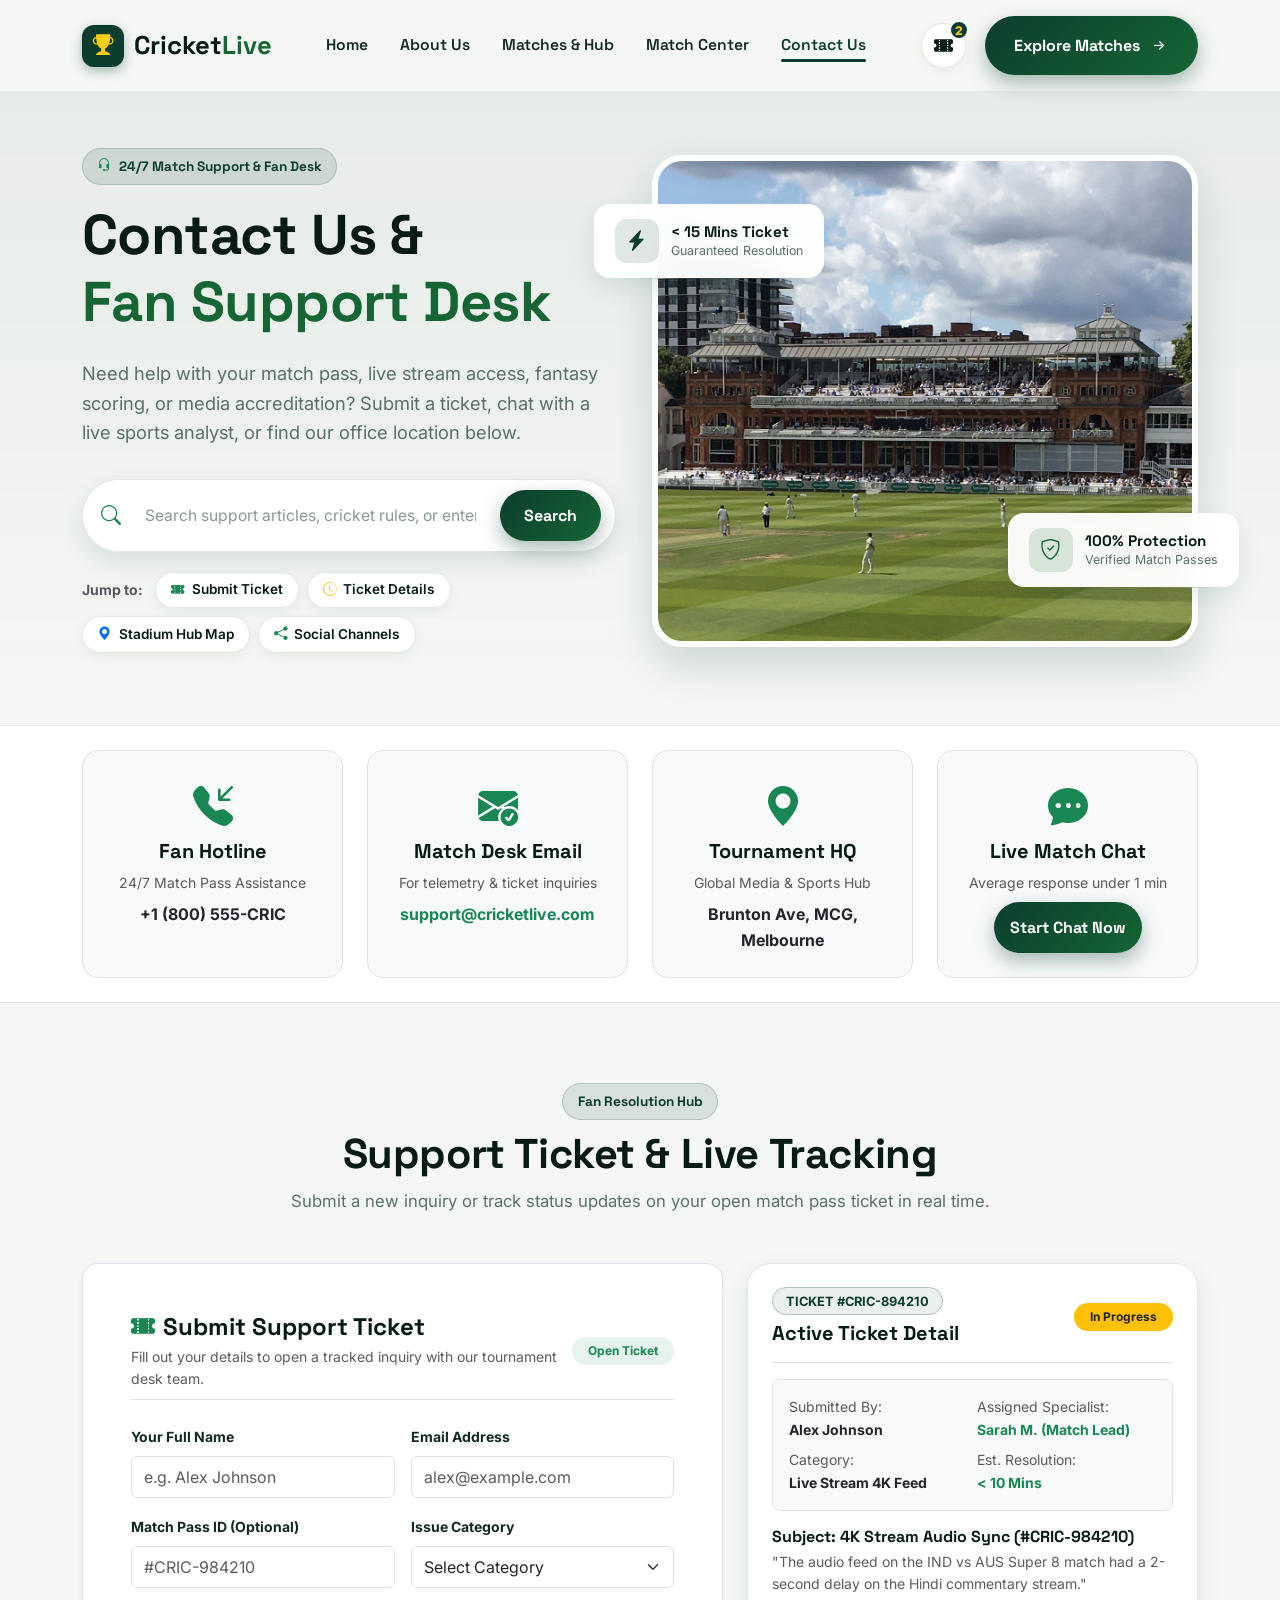
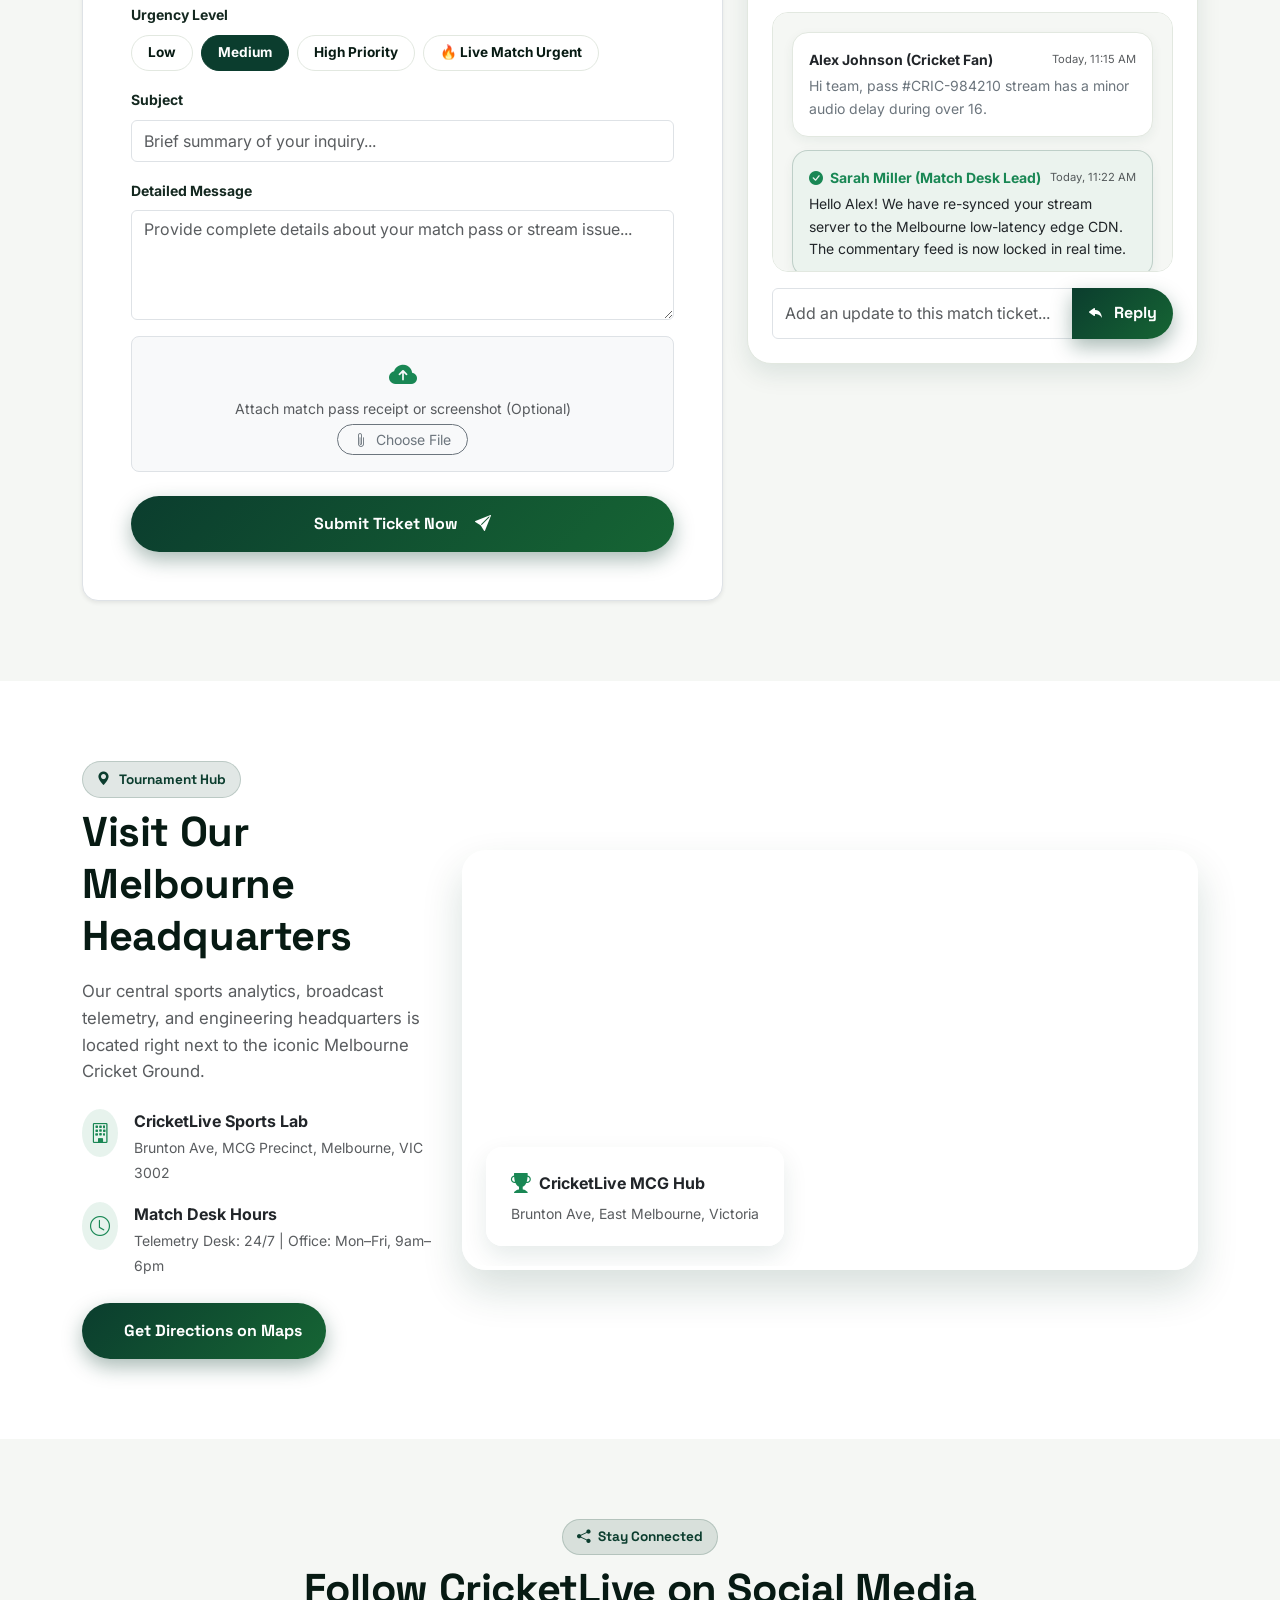
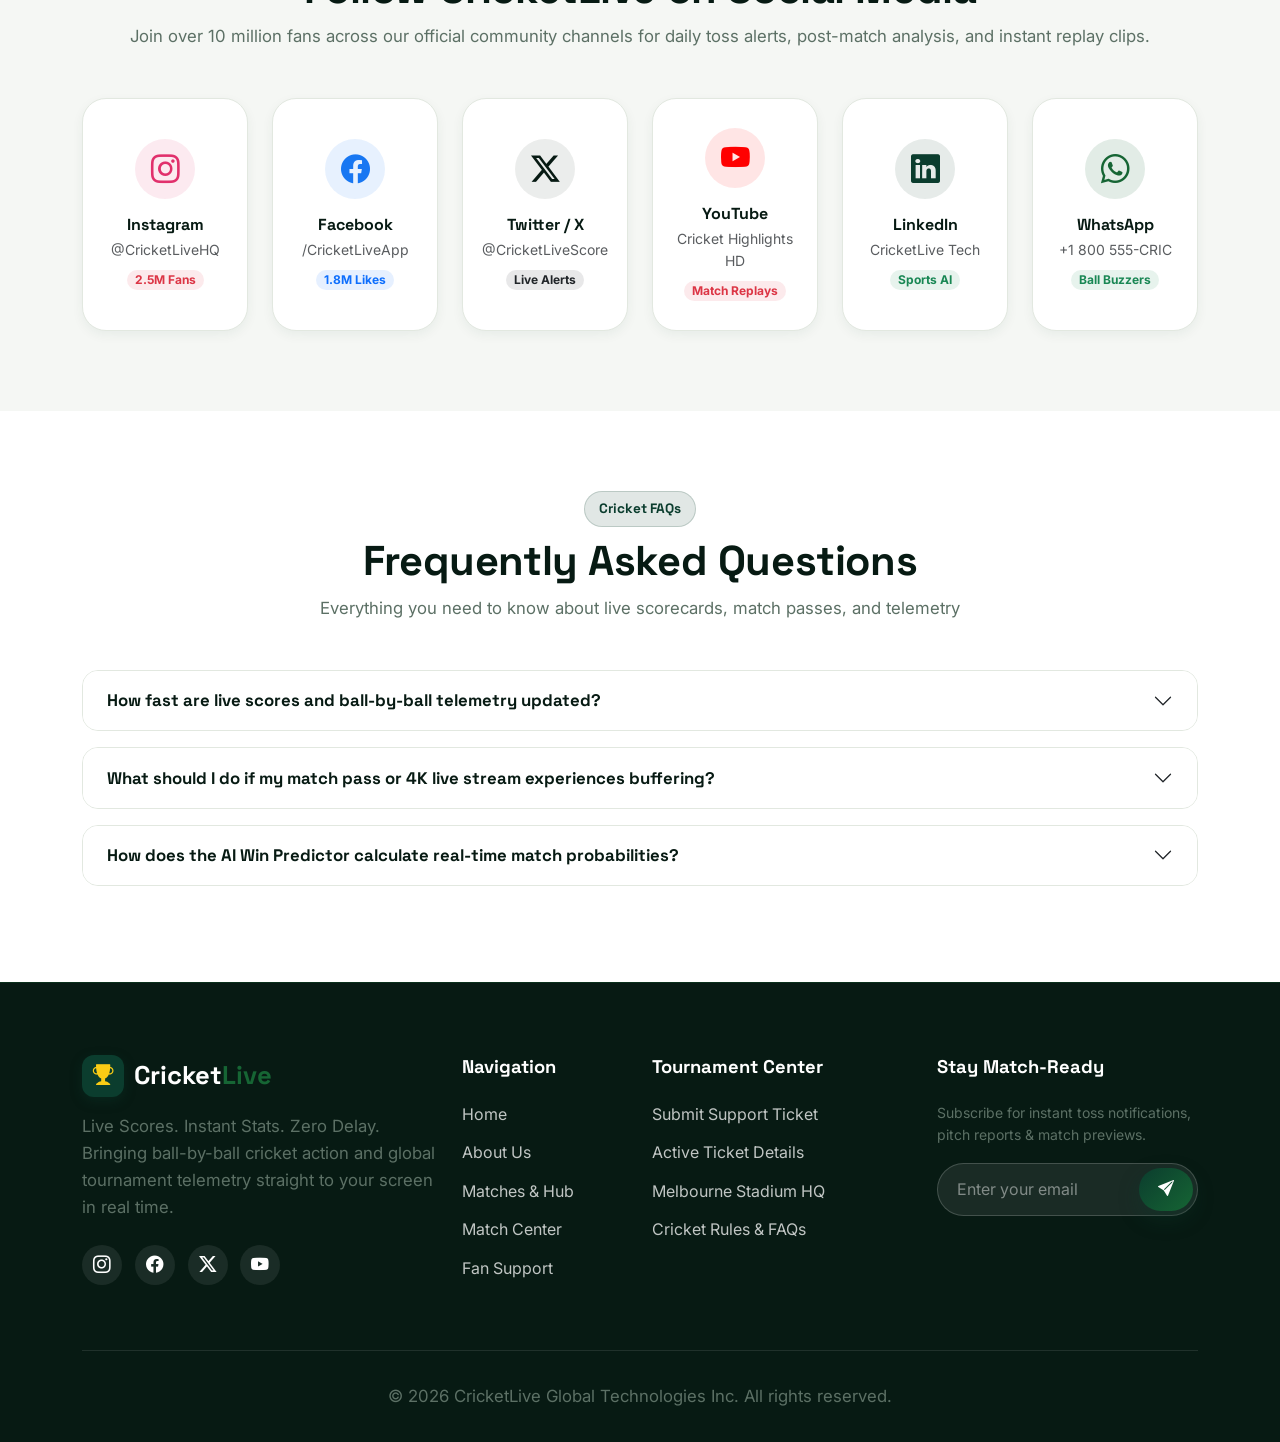
<file: contact.html>
<!DOCTYPE html>
<html lang="en">
<head>
  <meta charset="UTF-8">
  <meta name="viewport" content="width=device-width, initial-scale=1.0">
  <title>Contact Us &amp; Fan Support Desk — CricketLive</title>
  <meta name="description" content="Contact CricketLive 24/7 fan support, submit match pass tickets, track live support resolution, and view global cricket headquarters.">
  
  <!-- Favicon -->
  <link rel="icon" type="image/svg+xml" href="assets/images/favicon.svg">
  
  <!-- Bootstrap 5 CDN -->
  <link href="https://cdn.jsdelivr.net/npm/bootstrap@5.3.2/dist/css/bootstrap.min.css" rel="stylesheet">
  <!-- Bootstrap Icons CDN -->
  <link href="https://cdn.jsdelivr.net/npm/bootstrap-icons@1.11.3/font/bootstrap-icons.min.css" rel="stylesheet">
  <!-- Custom CSS -->
  <link rel="stylesheet" href="assets/css/style.css">
</head>
<body>

  <!-- ================================================================
       HEADER & NAVIGATION
       ================================================================ -->
  <header class="crave-header">
    <div class="container">
      <nav class="crave-navbar">
        <!-- Logo -->
        <a href="index.html" class="brand-logo">
          <div class="logo-icon">
            <i class="bi bi-trophy-fill"></i>
          </div>
          <span>Cricket<span class="accent">Live</span></span>
        </a>

        <!-- Desktop Navigation Links -->
        <ul class="crave-nav-links crave-nav-links-desktop">
          <li><a href="index.html">Home</a></li>
          <li><a href="about.html">About Us</a></li>
          <li><a href="restaurants.html">Matches &amp; Hub</a></li>
          <li><a href="food-details.html">Match Center</a></li>
          <li><a href="contact.html" class="active">Contact Us</a></li>
        </ul>

        <!-- Right Header Actions -->
        <div class="header-actions">
          <button class="cart-icon-btn" type="button" data-bs-toggle="offcanvas" data-bs-target="#cartOffcanvas" aria-label="View Match Passes">
            <i class="bi bi-ticket-perforated-fill"></i>
            <span class="cart-badge">2</span>
          </button>

          <a href="restaurants.html" class="btn-crave-primary d-none d-lg-inline-flex">
            <span>Explore Matches</span>
            <i class="bi bi-arrow-right-short fs-5"></i>
          </a>

          <!-- Mobile Hamburger Toggle (Right Aligned) -->
          <button class="mobile-toggle-btn" type="button" data-bs-toggle="offcanvas" data-bs-target="#mobileNavOffcanvas" aria-label="Toggle Navigation">
            <i class="bi bi-list"></i>
          </button>
        </div>
      </nav>
    </div>
  </header>

  <!-- Mobile Navigation Offcanvas Drawer -->
  <div class="offcanvas offcanvas-end mobile-nav-offcanvas" tabindex="-1" id="mobileNavOffcanvas">
    <div class="offcanvas-header border-bottom">
      <div class="brand-logo">
        <div class="logo-icon"><i class="bi bi-trophy-fill"></i></div>
        <span>Cricket<span class="accent">Live</span></span>
      </div>
      <button type="button" class="btn-close" data-bs-dismiss="offcanvas" aria-label="Close"></button>
    </div>
    <div class="offcanvas-body d-flex flex-column justify-content-between">
      <div>
        <ul class="mobile-nav-list">
          <li><a href="index.html"><span>Home Match Center</span> <i class="bi bi-chevron-right"></i></a></li>
          <li><a href="about.html"><span>About Us &amp; Mission</span> <i class="bi bi-chevron-right"></i></a></li>
          <li><a href="restaurants.html"><span>Fixtures &amp; Tournaments</span> <i class="bi bi-chevron-right"></i></a></li>
          <li><a href="food-details.html"><span>Live Match Scorecard</span> <i class="bi bi-chevron-right"></i></a></li>
          <li><a href="contact.html" class="active"><span>Fan Support &amp; Ticket Desk</span> <i class="bi bi-chevron-right"></i></a></li>
        </ul>
      </div>
      <div class="pt-3 border-top">
        <a href="restaurants.html" class="btn-crave-primary w-100 text-center">View Live Fixtures</a>
      </div>
    </div>
  </div>

  <!-- Slide-in Cart Offcanvas Drawer -->
  <div class="offcanvas offcanvas-end cart-offcanvas" tabindex="-1" id="cartOffcanvas">
    <div class="offcanvas-header border-bottom">
      <h5 class="offcanvas-title fw-bold"><i class="bi bi-ticket-detailed-fill text-success me-2"></i> Your Match Pass Cart</h5>
      <button type="button" class="btn-close" data-bs-dismiss="offcanvas" aria-label="Close"></button>
    </div>
    <div class="offcanvas-body d-flex flex-column justify-content-between">
      <div id="cartItemsContainer"></div>
      <div class="cart-summary-box">
        <div class="summary-row">
          <span class="text-muted">Pass Subtotal</span>
          <span class="fw-bold" id="cartSubtotal">₹798</span>
        </div>
        <div class="summary-row">
          <span class="text-muted">Booking &amp; Platform Fee</span>
          <span class="fw-bold" id="cartDeliveryFee">₹35</span>
        </div>
        <div class="summary-row">
          <span class="text-muted">Stadium Taxes &amp; GST</span>
          <span class="fw-bold">₹40</span>
        </div>
        <div class="summary-row text-success">
          <span>Fan Promo Code (CRIC2026)</span>
          <span class="fw-bold">-₹50</span>
        </div>
        <div class="summary-row total">
          <span>Total Payable</span>
          <span class="text-success" id="cartTotal">₹823</span>
        </div>
        <a href="food-details.html" class="btn-crave-primary w-100 mt-3 text-center">
          <span>Proceed to Match Center</span>
          <i class="bi bi-arrow-right"></i>
        </a>
      </div>
    </div>
  </div>

  <!-- ================================================================
       CONTACT PAGE HERO SECTION
       ================================================================ -->
  <section class="hero-wrapper page-hero-wrapper">
    <div class="container">
      <div class="row align-items-center">
        <!-- Left Hero Content -->
        <div class="col-lg-6 mb-5 mb-lg-0 hero-content-box">
          <span class="badge-crave mb-3">
            <i class="bi bi-headset text-success"></i> 24/7 Match Support &amp; Fan Desk
          </span>
          <h1 class="page-hero-title">Contact Us &amp; <br><span style="color:var(--secondary);">Fan Support Desk</span></h1>
          <p class="hero-subtitle">
            Need help with your match pass, live stream access, fantasy scoring, or media accreditation? Submit a ticket, chat with a live sports analyst, or find our office location below.
          </p>

          <!-- Interactive Search Bar -->
          <div class="hero-search-container mt-4" style="max-width: 100%;">
            <i class="bi bi-search text-success fs-5 ms-2"></i>
            <input type="text" class="hero-search-input" placeholder="Search support articles, cricket rules, or enter Match Pass ID...">
            <button class="btn btn-crave-primary rounded-pill px-4 me-1 d-none d-sm-inline-flex">Search</button>
          </div>

          <!-- Quick Navigation Chips -->
          <div class="d-flex flex-wrap align-items-center gap-2 mt-3 pt-1">
            <span class="small fw-bold text-muted me-1">Jump to:</span>
            <a href="#ticketSection" class="quick-tag-chip"><i class="bi bi-ticket-perforated-fill text-success"></i> Submit Ticket</a>
            <a href="#activeTicketSection" class="quick-tag-chip"><i class="bi bi-clock-history text-warning"></i> Ticket Details</a>
            <a href="#contactMapSection" class="quick-tag-chip"><i class="bi bi-geo-alt-fill text-primary"></i> Stadium Hub Map</a>
            <a href="#socialMediaSection" class="quick-tag-chip"><i class="bi bi-share-fill text-success"></i> Social Channels</a>
          </div>
        </div>

        <!-- Right Visual Graphic -->
        <div class="col-lg-6 hero-visual-container">
          <div class="hero-main-img-wrapper">
            <img src="assets/images/match-hundred.jpg" alt="Lord's Cricket Ground Stadium & Broadcast Desk" class="hero-main-img">
          </div>

          <!-- Floating Badges -->
          <div class="floating-card floating-card-1">
            <div class="float-icon orange">
              <i class="bi bi-lightning-charge-fill"></i>
            </div>
            <div class="float-text">
              <h5>&lt; 15 Mins Ticket</h5>
              <p>Guaranteed Resolution</p>
            </div>
          </div>

          <div class="floating-card floating-card-2">
            <div class="float-icon green">
              <i class="bi bi-shield-check"></i>
            </div>
            <div class="float-text">
              <h5>100% Protection</h5>
              <p>Verified Match Passes</p>
            </div>
          </div>
        </div>
      </div>
    </div>
  </section>

  <!-- ================================================================
       DIRECT CONTACT CHANNELS BAR
       ================================================================ -->
  <section class="section-padding py-4 bg-white border-bottom">
    <div class="container">
      <div class="row g-4">
        <div class="col-sm-6 col-lg-3">
          <div class="p-4 rounded-4 border bg-light h-100 text-center">
            <i class="bi bi-telephone-inbound-fill text-success fs-1 mb-2"></i>
            <h5 class="fw-bold">Fan Hotline</h5>
            <p class="small text-muted mb-2">24/7 Match Pass Assistance</p>
            <a href="tel:+18005552728" class="fw-bold text-dark">+1 (800) 555-CRIC</a>
          </div>
        </div>
        <div class="col-sm-6 col-lg-3">
          <div class="p-4 rounded-4 border bg-light h-100 text-center">
            <i class="bi bi-envelope-check-fill text-success fs-1 mb-2"></i>
            <h5 class="fw-bold">Match Desk Email</h5>
            <p class="small text-muted mb-2">For telemetry &amp; ticket inquiries</p>
            <a href="mailto:support@cricketlive.com" class="fw-bold text-success">support@cricketlive.com</a>
          </div>
        </div>
        <div class="col-sm-6 col-lg-3">
          <div class="p-4 rounded-4 border bg-light h-100 text-center">
            <i class="bi bi-geo-alt-fill text-success fs-1 mb-2"></i>
            <h5 class="fw-bold">Tournament HQ</h5>
            <p class="small text-muted mb-2">Global Media &amp; Sports Hub</p>
            <span class="fw-bold text-dark">Brunton Ave, MCG, Melbourne</span>
          </div>
        </div>
        <div class="col-sm-6 col-lg-3">
          <div class="p-4 rounded-4 border bg-light h-100 text-center">
            <i class="bi bi-chat-dots-fill text-success fs-1 mb-2"></i>
            <h5 class="fw-bold">Live Match Chat</h5>
            <p class="small text-muted mb-2">Average response under 1 min</p>
            <button class="btn btn-sm btn-crave-primary px-3 rounded-pill" data-bs-toggle="modal" data-bs-target="#liveChatModal">Start Chat Now</button>
          </div>
        </div>
      </div>
    </div>
  </section>

  <!-- ================================================================
       SUPPORT TICKET & TICKET DETAIL TRACKER SECTION
       ================================================================ -->
  <section class="section-padding" id="ticketSection">
    <div class="container">
      <div class="text-center max-w-700 mx-auto mb-5">
        <span class="badge-crave mb-2">Fan Resolution Hub</span>
        <h2>Support Ticket &amp; Live Tracking</h2>
        <p>Submit a new inquiry or track status updates on your open match pass ticket in real time.</p>
      </div>

      <div class="row g-4 align-items-start">
        <!-- LEFT: SUBMIT SUPPORT TICKET FORM -->
        <div class="col-lg-7">
          <div class="bg-white p-4 p-md-5 rounded-4 border shadow-sm h-100">
            <div class="d-flex align-items-center justify-content-between mb-4 pb-2 border-bottom">
              <div>
                <h4 class="fw-bold mb-1"><i class="bi bi-ticket-perforated-fill text-success me-2"></i>Submit Support Ticket</h4>
                <p class="small text-muted mb-0">Fill out your details to open a tracked inquiry with our tournament desk team.</p>
              </div>
              <span class="badge bg-success bg-opacity-10 text-success px-3 py-2 rounded-pill fw-bold">Open Ticket</span>
            </div>

            <form id="contactHelpForm">
              <div class="row g-3">
                <div class="col-md-6">
                  <label class="form-label fw-bold small">Your Full Name</label>
                  <input type="text" id="ticketUserName" class="form-control py-2" placeholder="e.g. Alex Johnson" required>
                </div>
                <div class="col-md-6">
                  <label class="form-label fw-bold small">Email Address</label>
                  <input type="email" id="ticketUserEmail" class="form-control py-2" placeholder="alex@example.com" required>
                </div>
                <div class="col-md-6">
                  <label class="form-label fw-bold small">Match Pass ID (Optional)</label>
                  <input type="text" id="ticketOrderId" class="form-control py-2" placeholder="#CRIC-984210">
                </div>
                <div class="col-md-6">
                  <label class="form-label fw-bold small">Issue Category</label>
                  <select id="ticketCategorySelect" class="form-select py-2" required>
                    <option value="">Select Category</option>
                    <option value="Match Streaming">Live Stream &amp; 4K Feed Audio</option>
                    <option value="Pass Booking">Digital Match Pass &amp; QR Delivery</option>
                    <option value="Fantasy Scoring">Fantasy Points &amp; Telemetry Bug</option>
                    <option value="Media Inquiry">Press &amp; Media Accreditation</option>
                  </select>
                </div>

                <!-- Priority Selector -->
                <div class="col-12">
                  <label class="form-label fw-bold small d-block">Urgency Level</label>
                  <div class="d-flex flex-wrap gap-2" id="priorityPillContainer">
                    <button type="button" class="priority-pill-btn" data-priority="Low">Low</button>
                    <button type="button" class="priority-pill-btn active" data-priority="Medium">Medium</button>
                    <button type="button" class="priority-pill-btn" data-priority="High">High Priority</button>
                    <button type="button" class="priority-pill-btn" data-priority="Urgent">🔥 Live Match Urgent</button>
                  </div>
                </div>

                <div class="col-12">
                  <label class="form-label fw-bold small">Subject</label>
                  <input type="text" id="ticketSubjectInput" class="form-control py-2" placeholder="Brief summary of your inquiry..." required>
                </div>

                <div class="col-12">
                  <label class="form-label fw-bold small">Detailed Message</label>
                  <textarea id="ticketMsgInput" class="form-control" rows="4" placeholder="Provide complete details about your match pass or stream issue..." required></textarea>
                </div>

                <!-- File Attachment Simulation -->
                <div class="col-12">
                  <div class="border rounded-3 p-3 bg-light text-center">
                    <i class="bi bi-cloud-arrow-up-fill text-success fs-3 mb-1"></i>
                    <p class="small text-muted mb-1">Attach match pass receipt or screenshot (Optional)</p>
                    <input type="file" class="d-none" id="ticketFileInput">
                    <button type="button" class="btn btn-sm btn-outline-secondary rounded-pill px-3" onclick="document.getElementById('ticketFileInput').click()">
                      <i class="bi bi-paperclip me-1"></i> Choose File
                    </button>
                  </div>
                </div>

                <div class="col-12 pt-2">
                  <button type="submit" class="btn btn-crave-primary w-100 py-3 fs-6">
                    <span>Submit Ticket Now</span>
                    <i class="bi bi-send-fill ms-2"></i>
                  </button>
                </div>
              </div>
            </form>
          </div>
        </div>

        <!-- RIGHT: ACTIVE TICKET DETAIL TRACKER -->
        <div class="col-lg-5" id="activeTicketSection">
          <div class="ticket-detail-card p-4 p-md-4">
            <div class="d-flex align-items-center justify-content-between pb-3 border-bottom mb-3">
              <div>
                <span class="ticket-header-badge">TICKET #CRIC-894210</span>
                <h5 class="fw-bold mb-0 mt-2">Active Ticket Detail</h5>
              </div>
              <span class="badge bg-warning text-dark px-3 py-2 rounded-pill fw-bold">In Progress</span>
            </div>

            <!-- Ticket Meta Information -->
            <div class="bg-light p-3 rounded-3 mb-3 border">
              <div class="row g-2 small">
                <div class="col-6">
                  <span class="text-muted d-block">Submitted By:</span>
                  <strong class="text-dark">Alex Johnson</strong>
                </div>
                <div class="col-6">
                  <span class="text-muted d-block">Assigned Specialist:</span>
                  <strong class="text-success">Sarah M. (Match Lead)</strong>
                </div>
                <div class="col-6">
                  <span class="text-muted d-block">Category:</span>
                  <strong class="text-dark">Live Stream 4K Feed</strong>
                </div>
                <div class="col-6">
                  <span class="text-muted d-block">Est. Resolution:</span>
                  <strong class="text-success">&lt; 10 Mins</strong>
                </div>
              </div>
            </div>

            <!-- Subject & Description -->
            <div class="mb-3">
              <h6 class="fw-bold mb-1" id="ticketDisplaySubject">Subject: 4K Stream Audio Sync (#CRIC-984210)</h6>
              <p class="small text-muted mb-0">"The audio feed on the IND vs AUS Super 8 match had a 2-second delay on the Hindi commentary stream."</p>
            </div>

            <!-- Ticket Activity Conversation Thread -->
            <div class="ticket-activity-box mb-3" style="max-height: 260px; overflow-y: auto;" id="ticketActivityTimeline">
              <!-- Message 1: Fan -->
              <div class="ticket-msg-bubble">
                <div class="d-flex justify-content-between align-items-center mb-1">
                  <strong class="small text-dark">Alex Johnson (Cricket Fan)</strong>
                  <span class="text-muted" style="font-size:0.7rem;">Today, 11:15 AM</span>
                </div>
                <p class="small mb-0 text-secondary">Hi team, pass #CRIC-984210 stream has a minor audio delay during over 16.</p>
              </div>

              <!-- Message 2: Support Lead -->
              <div class="ticket-msg-bubble agent">
                <div class="d-flex justify-content-between align-items-center mb-1">
                  <strong class="small text-success"><i class="bi bi-check-circle-fill me-1"></i> Sarah Miller (Match Desk Lead)</strong>
                  <span class="text-muted" style="font-size:0.7rem;">Today, 11:22 AM</span>
                </div>
                <p class="small mb-0 text-dark">Hello Alex! We have re-synced your stream server to the Melbourne low-latency edge CDN. The commentary feed is now locked in real time.</p>
              </div>
            </div>

            <!-- Add Reply Input for Active Ticket -->
            <form id="ticketReplyForm">
              <div class="input-group">
                <input type="text" id="ticketReplyInput" class="form-control py-2 text-sm" placeholder="Add an update to this match ticket..." required>
                <button type="submit" class="btn btn-crave-primary px-3">
                  <i class="bi bi-reply-fill"></i> Reply
                </button>
              </div>
            </form>
          </div>
        </div>
      </div>
    </div>
  </section>

  <!-- ================================================================
       INTERACTIVE HEADQUARTERS MAP SECTION
       ================================================================ -->
  <section class="section-padding bg-white" id="contactMapSection">
    <div class="container">
      <div class="row align-items-center g-4">
        <div class="col-lg-4">
          <span class="badge-crave mb-2"><i class="bi bi-geo-alt-fill"></i> Tournament Hub</span>
          <h2 class="fw-bold mb-3">Visit Our Melbourne Headquarters</h2>
          <p class="text-muted mb-4">
            Our central sports analytics, broadcast telemetry, and engineering headquarters is located right next to the iconic Melbourne Cricket Ground.
          </p>

          <div class="d-flex flex-column gap-3 mb-4">
            <div class="d-flex align-items-start gap-3">
              <div class="bg-success bg-opacity-10 text-success rounded-circle p-2 fs-5">
                <i class="bi bi-building"></i>
              </div>
              <div>
                <strong class="d-block text-dark">CricketLive Sports Lab</strong>
                <span class="small text-muted">Brunton Ave, MCG Precinct, Melbourne, VIC 3002</span>
              </div>
            </div>

            <div class="d-flex align-items-start gap-3">
              <div class="bg-success bg-opacity-10 text-success rounded-circle p-2 fs-5">
                <i class="bi bi-clock"></i>
              </div>
              <div>
                <strong class="d-block text-dark">Match Desk Hours</strong>
                <span class="small text-muted">Telemetry Desk: 24/7 | Office: Mon–Fri, 9am–6pm</span>
              </div>
            </div>
          </div>

          <a href="https://maps.google.com" target="_blank" class="btn btn-crave-primary px-4 py-3 rounded-pill">
            <i class="bi bi-signpost-turn-right-fill me-2"></i> Get Directions on Maps
          </a>
        </div>

        <!-- Google Map Embed Column -->
        <div class="col-lg-8">
          <div class="contact-map-wrapper">
            <iframe 
              src="https://www.google.com/maps/embed?pb=!1m18!1m12!1m3!1d3151.835434509374!2d144.9818274765625!3d-37.81996687197495!2m3!1f0!2f0!3f0!3m2!1i1024!2i768!4f13.1!3m3!1m2!1s0x6ad642e8876a3e1b%3A0xb5a0bfef8a9f6d32!2sMelbourne%20Cricket%20Ground!5e0!3m2!1sen!2sus!4v1700000000000!5m2!1sen!2sus" 
              allowfullscreen="" 
              loading="lazy" 
              referrerpolicy="no-referrer-when-downgrade" 
              title="CricketLive Headquarters Map Location">
            </iframe>

            <!-- Map Floating Card -->
            <div class="map-overlay-card d-none d-sm-block">
              <div class="d-flex align-items-center gap-2 mb-1">
                <i class="bi bi-trophy-fill text-success fs-5"></i>
                <strong class="text-dark">CricketLive MCG Hub</strong>
              </div>
              <p class="small text-muted mb-0">Brunton Ave, East Melbourne, Victoria</p>
            </div>
          </div>
        </div>
      </div>
    </div>
  </section>

  <!-- ================================================================
       SOCIAL MEDIA & COMMUNITY CHANNELS SECTION
       ================================================================ -->
  <section class="section-padding" id="socialMediaSection" style="background:var(--bg-warm);">
    <div class="container">
      <div class="text-center max-w-700 mx-auto mb-5">
        <span class="badge-crave mb-2"><i class="bi bi-share-fill"></i> Stay Connected</span>
        <h2>Follow CricketLive on Social Media</h2>
        <p>Join over 10 million fans across our official community channels for daily toss alerts, post-match analysis, and instant replay clips.</p>
      </div>

      <div class="row g-4">
        <!-- Instagram Card -->
        <div class="col-6 col-md-4 col-lg-2">
          <a href="https://instagram.com" target="_blank" class="social-brand-card instagram text-decoration-none">
            <div class="social-brand-icon">
              <i class="bi bi-instagram"></i>
            </div>
            <h6 class="fw-bold mb-1">Instagram</h6>
            <span class="small text-muted">@CricketLiveHQ</span>
            <span class="badge bg-danger bg-opacity-10 text-danger mt-2 px-2 py-1 rounded-pill small">2.5M Fans</span>
          </a>
        </div>

        <!-- Facebook Card -->
        <div class="col-6 col-md-4 col-lg-2">
          <a href="https://facebook.com" target="_blank" class="social-brand-card facebook text-decoration-none">
            <div class="social-brand-icon">
              <i class="bi bi-facebook"></i>
            </div>
            <h6 class="fw-bold mb-1">Facebook</h6>
            <span class="small text-muted">/CricketLiveApp</span>
            <span class="badge bg-primary bg-opacity-10 text-primary mt-2 px-2 py-1 rounded-pill small">1.8M Likes</span>
          </a>
        </div>

        <!-- Twitter / X Card -->
        <div class="col-6 col-md-4 col-lg-2">
          <a href="https://twitter.com" target="_blank" class="social-brand-card twitter text-decoration-none">
            <div class="social-brand-icon">
              <i class="bi bi-twitter-x"></i>
            </div>
            <h6 class="fw-bold mb-1">Twitter / X</h6>
            <span class="small text-muted">@CricketLiveScore</span>
            <span class="badge bg-dark bg-opacity-10 text-dark mt-2 px-2 py-1 rounded-pill small">Live Alerts</span>
          </a>
        </div>

        <!-- YouTube Card -->
        <div class="col-6 col-md-4 col-lg-2">
          <a href="https://youtube.com" target="_blank" class="social-brand-card youtube text-decoration-none">
            <div class="social-brand-icon">
              <i class="bi bi-youtube"></i>
            </div>
            <h6 class="fw-bold mb-1">YouTube</h6>
            <span class="small text-muted">Cricket Highlights HD</span>
            <span class="badge bg-danger bg-opacity-10 text-danger mt-2 px-2 py-1 rounded-pill small">Match Replays</span>
          </a>
        </div>

        <!-- LinkedIn Card -->
        <div class="col-6 col-md-4 col-lg-2">
          <a href="https://linkedin.com" target="_blank" class="social-brand-card linkedin text-decoration-none">
            <div class="social-brand-icon">
              <i class="bi bi-linkedin"></i>
            </div>
            <h6 class="fw-bold mb-1">LinkedIn</h6>
            <span class="small text-muted">CricketLive Tech</span>
            <span class="badge bg-success bg-opacity-10 text-success mt-2 px-2 py-1 rounded-pill small">Sports AI</span>
          </a>
        </div>

        <!-- WhatsApp Card -->
        <div class="col-6 col-md-4 col-lg-2">
          <a href="https://whatsapp.com" target="_blank" class="social-brand-card whatsapp text-decoration-none">
            <div class="social-brand-icon">
              <i class="bi bi-whatsapp"></i>
            </div>
            <h6 class="fw-bold mb-1">WhatsApp</h6>
            <span class="small text-muted">+1 800 555-CRIC</span>
            <span class="badge bg-success bg-opacity-10 text-success mt-2 px-2 py-1 rounded-pill small">Ball Buzzers</span>
          </a>
        </div>
      </div>
    </div>
  </section>

  <!-- ================================================================
       FAQ SECTION ACCORDION
       ================================================================ -->
  <section class="section-padding bg-white" id="faqSection">
    <div class="container">
      <div class="text-center max-w-700 mx-auto mb-5">
        <span class="badge-crave mb-2">Cricket FAQs</span>
        <h2>Frequently Asked Questions</h2>
        <p>Everything you need to know about live scorecards, match passes, and telemetry</p>
      </div>

      <div class="accordion faq-accordion max-w-800 mx-auto" id="craveFaqAccordion">
        <!-- Q1 -->
        <div class="accordion-item">
          <h2 class="accordion-header">
            <button class="accordion-button collapsed" type="button" data-bs-toggle="collapse" data-bs-target="#faq1">
              How fast are live scores and ball-by-ball telemetry updated?
            </button>
          </h2>
          <div id="faq1" class="accordion-collapse collapse" data-bs-parent="#craveFaqAccordion">
            <div class="accordion-body text-muted">
              Our ball-tracking telemetry streams directly from on-ground optical cameras and radar sensors with under 0.2-second latency, delivering scores faster than traditional broadcast television feeds.
            </div>
          </div>
        </div>

        <!-- Q2 -->
        <div class="accordion-item">
          <h2 class="accordion-header">
            <button class="accordion-button collapsed" type="button" data-bs-toggle="collapse" data-bs-target="#faq2">
              What should I do if my match pass or 4K live stream experiences buffering?
            </button>
          </h2>
          <div id="faq2" class="accordion-collapse collapse" data-bs-parent="#craveFaqAccordion">
            <div class="accordion-body text-muted">
              Submit a support ticket above with your Match Pass ID, or open a 24/7 Live Chat. Our tournament desk automatically re-routes your stream to the nearest regional low-latency edge server.
            </div>
          </div>
        </div>

        <!-- Q3 -->
        <div class="accordion-item">
          <h2 class="accordion-header">
            <button class="accordion-button collapsed" type="button" data-bs-toggle="collapse" data-bs-target="#faq3">
              How does the AI Win Predictor calculate real-time match probabilities?
            </button>
          </h2>
          <div id="faq3" class="accordion-collapse collapse" data-bs-parent="#craveFaqAccordion">
            <div class="accordion-body text-muted">
              Our machine learning models analyze 15+ years of ball-by-ball historical match data, current pitch conditions, weather variables, DLS par curves, and batter vs bowler head-to-head records after every single delivery.
            </div>
          </div>
        </div>
      </div>
    </div>
  </section>

  <!-- ================================================================
       LIVE CHAT MODAL
       ================================================================ -->
  <div class="modal fade" id="liveChatModal" tabindex="-1" aria-labelledby="liveChatModalLabel" aria-hidden="true">
    <div class="modal-dialog modal-dialog-centered modal-dialog-scrollable">
      <div class="modal-content rounded-4 border-0 shadow-lg">
        <div class="modal-header border-bottom py-3" style="background: var(--primary); color: var(--white);">
          <div class="d-flex align-items-center gap-2">
            <div class="rounded-circle p-2 bg-white text-success d-flex align-items-center justify-content-center" style="width:36px; height:36px;">
              <i class="bi bi-trophy-fill"></i>
            </div>
            <div>
              <h6 class="modal-title fw-bold mb-0 text-white" id="liveChatModalLabel">CricketLive Match Desk</h6>
              <small class="text-white-50" style="font-size:0.75rem;">Online • Instant Response</small>
            </div>
          </div>
          <button type="button" class="btn-close btn-close-white" data-bs-dismiss="modal" aria-label="Close"></button>
        </div>
        <div class="modal-body p-3" id="chatMessagesBody" style="min-height: 300px; max-height: 380px;">
          <div class="d-flex align-items-start gap-2 mb-3">
            <div class="text-white rounded-circle d-flex align-items-center justify-content-center flex-shrink-0" style="width:36px; height:36px; background: var(--primary);">
              <i class="bi bi-headset"></i>
            </div>
            <div class="bg-light p-3 rounded-4 border" style="max-width: 80%;">
              <strong class="d-block mb-1 text-dark" style="font-size:0.85rem;">Sarah Miller (Match Desk Lead)</strong>
              Welcome to CricketLive Fan Support! How can I assist you with your match pass, live scores, or tournament stream today?
              <div class="mt-1 text-muted" style="font-size:0.7rem;">Just now</div>
            </div>
          </div>
        </div>
        <div class="modal-footer border-top p-2 bg-light">
          <div class="input-group">
            <input type="text" id="chatMsgInput" class="form-control border-0 bg-white" placeholder="Type your message here...">
            <button class="btn btn-crave-primary px-3" id="sendChatMsgBtn">
              <i class="bi bi-send-fill"></i>
            </button>
          </div>
        </div>
      </div>
    </div>
  </div>

  <!-- ================================================================
       FOOTER
       ================================================================ -->
  <footer class="crave-footer">
    <div class="container">
      <div class="row g-4">
        <div class="col-lg-4 mb-4 mb-lg-0">
          <a href="index.html" class="brand-logo text-white mb-3 d-inline-flex">
            <div class="logo-icon"><i class="bi bi-trophy-fill"></i></div>
            <span class="text-white">Cricket<span class="accent">Live</span></span>
          </a>
          <p class="mb-4">
            Live Scores. Instant Stats. Zero Delay. Bringing ball-by-ball cricket action and global tournament telemetry straight to your screen in real time.
          </p>
          <div class="social-links">
            <a href="https://instagram.com" target="_blank" class="social-icon"><i class="bi bi-instagram"></i></a>
            <a href="https://facebook.com" target="_blank" class="social-icon"><i class="bi bi-facebook"></i></a>
            <a href="https://twitter.com" target="_blank" class="social-icon"><i class="bi bi-twitter-x"></i></a>
            <a href="https://youtube.com" target="_blank" class="social-icon"><i class="bi bi-youtube"></i></a>
          </div>
        </div>

        <div class="col-6 col-md-3 col-lg-2">
          <h5>Navigation</h5>
          <ul class="footer-links">
            <li><a href="index.html">Home</a></li>
            <li><a href="about.html">About Us</a></li>
            <li><a href="restaurants.html">Matches &amp; Hub</a></li>
            <li><a href="food-details.html">Match Center</a></li>
            <li><a href="contact.html">Fan Support</a></li>
          </ul>
        </div>

        <div class="col-6 col-md-3 col-lg-3">
          <h5>Tournament Center</h5>
          <ul class="footer-links">
            <li><a href="contact.html#ticketSection">Submit Support Ticket</a></li>
            <li><a href="contact.html#activeTicketSection">Active Ticket Details</a></li>
            <li><a href="contact.html#contactMapSection">Melbourne Stadium HQ</a></li>
            <li><a href="contact.html#faqSection">Cricket Rules &amp; FAQs</a></li>
          </ul>
        </div>

        <div class="col-md-6 col-lg-3">
          <h5>Stay Match-Ready</h5>
          <p class="small">Subscribe for instant toss notifications, pitch reports &amp; match previews.</p>
          <form class="footer-newsletter newsletter-form">
            <input type="email" placeholder="Enter your email" required>
            <button type="submit" class="btn btn-crave-primary"><i class="bi bi-send-fill"></i></button>
          </form>
        </div>
      </div>

      <div class="footer-bottom">
        <p class="mb-0">&copy; 2026 CricketLive Global Technologies Inc. All rights reserved.</p>
      </div>
    </div>
  </footer>

  <!-- Back to Top Button -->
  <button type="button" id="backToTopBtn" class="back-to-top-btn" aria-label="Back to Top">
    <i class="bi bi-arrow-up"></i>
  </button>

  <!-- Bootstrap 5 JS Bundle -->
  <script src="https://cdn.jsdelivr.net/npm/bootstrap@5.3.2/dist/js/bootstrap.bundle.min.js"></script>
  <!-- Custom JS -->
  <script src="assets/js/main.js"></script>
</body>
</html>
</file>
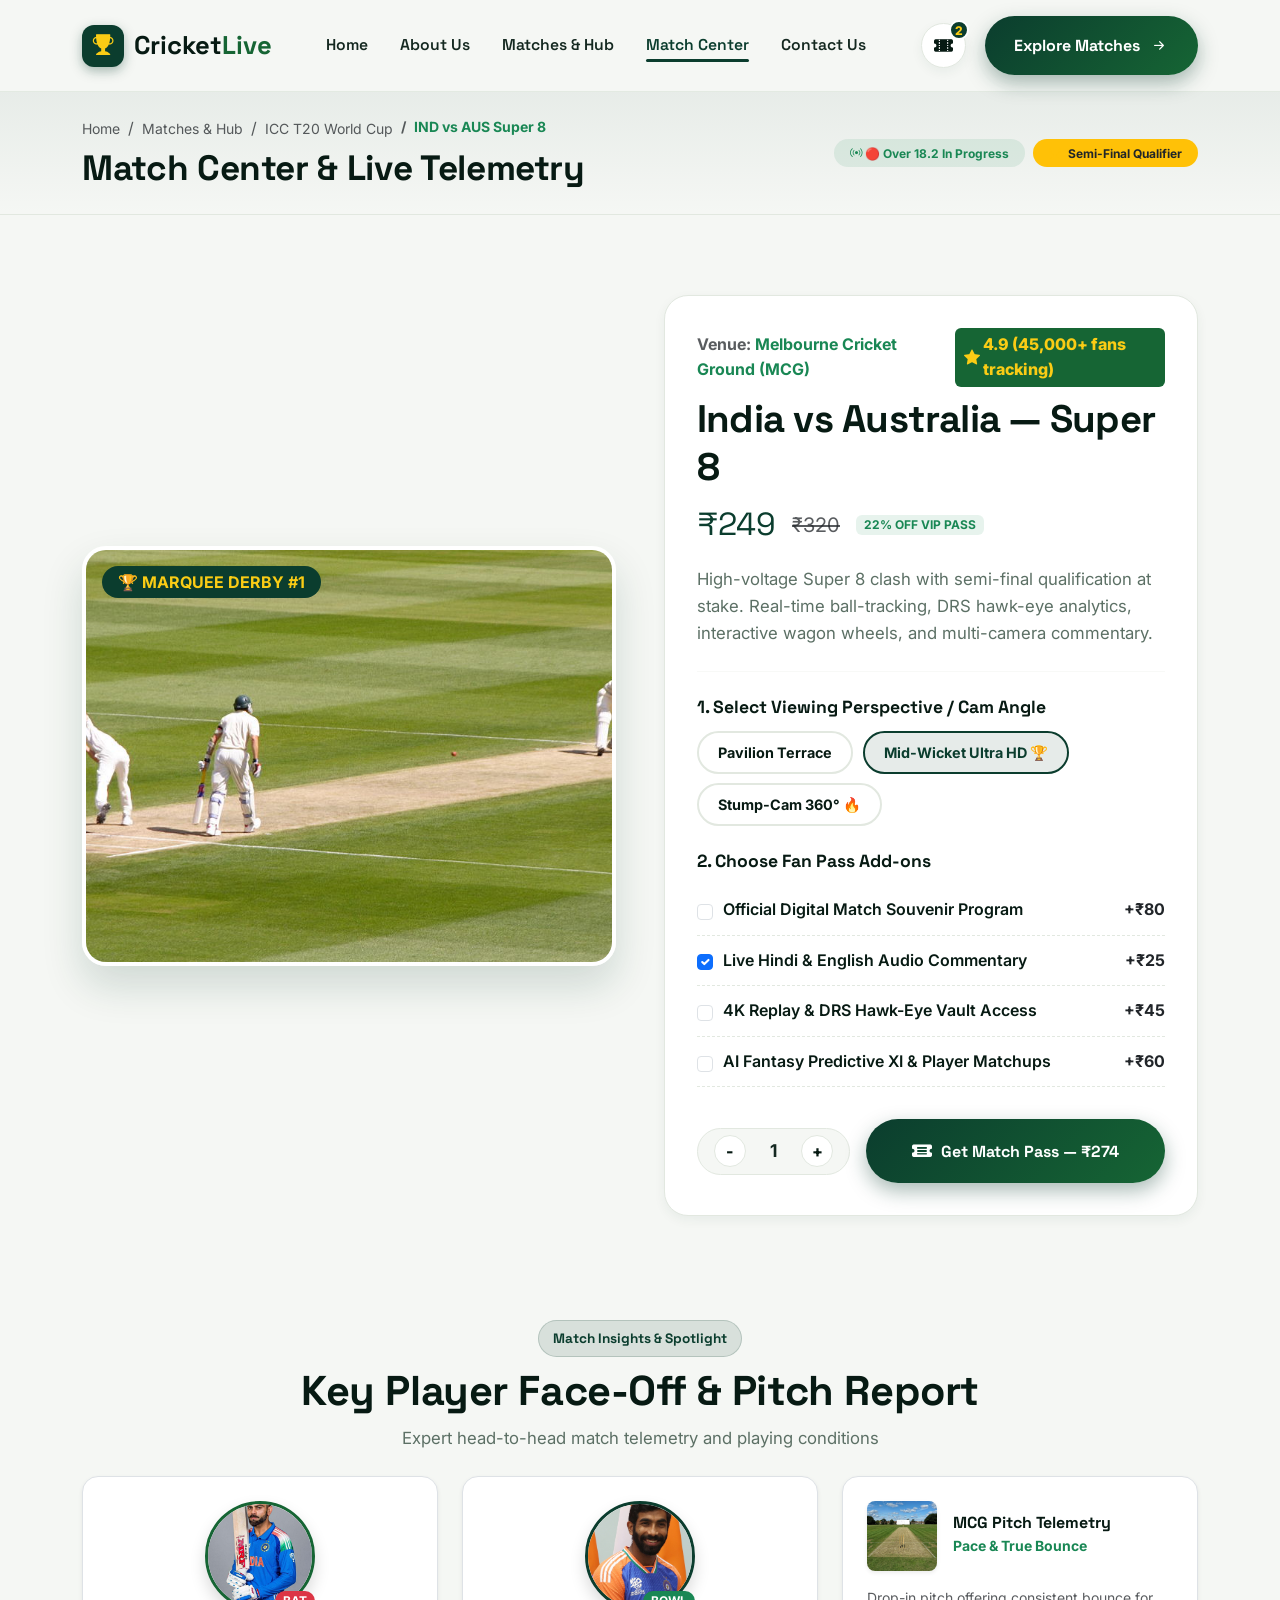
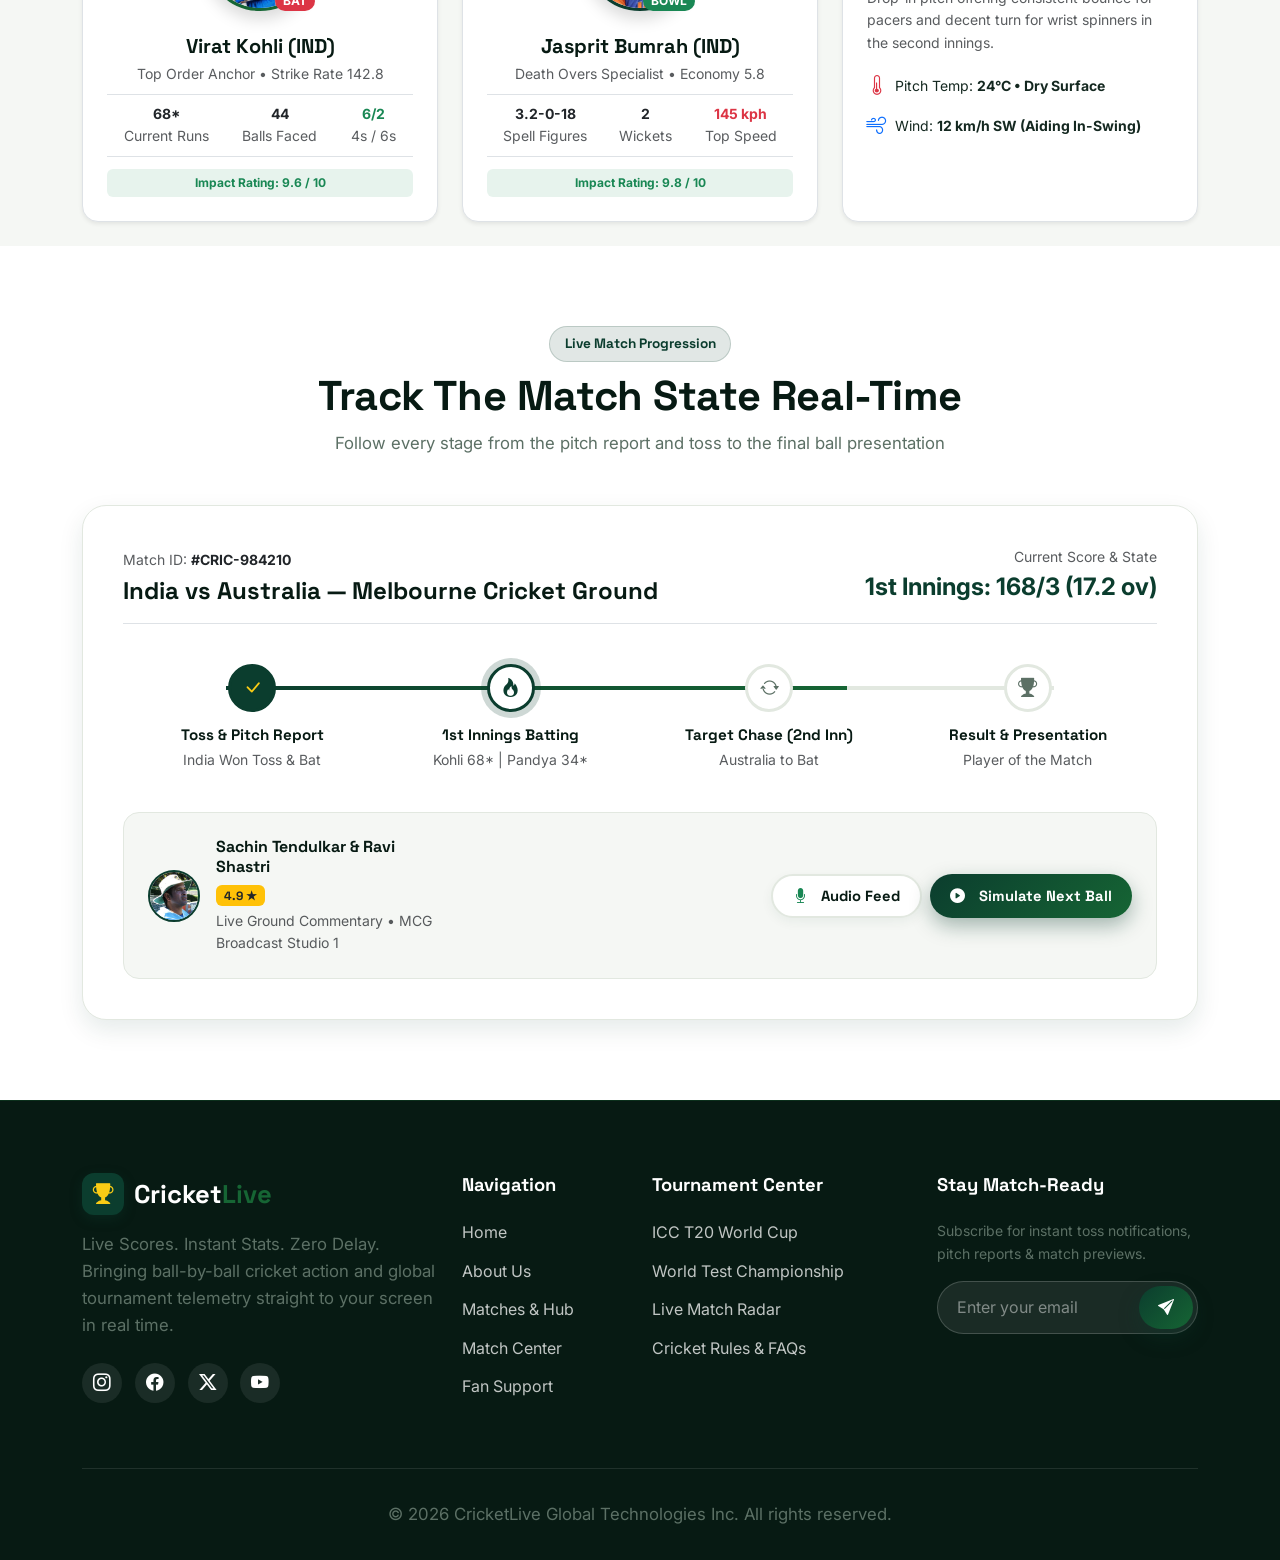
<file: food-details.html>
<!DOCTYPE html>
<html lang="en">
<head>
  <meta charset="UTF-8">
  <meta name="viewport" content="width=device-width, initial-scale=1.0">
  <title>India vs Australia (Super 8) — CricketLive Match Center</title>
  <meta name="description" content="Follow live ball-by-ball scorecard, DRS tracking, pitch heatmaps, and secure official match passes for India vs Australia T20 World Cup clash on CricketLive.">
  
  <!-- Favicon -->
  <link rel="icon" type="image/svg+xml" href="assets/images/favicon.svg">
  
  <!-- Bootstrap 5 CDN -->
  <link href="https://cdn.jsdelivr.net/npm/bootstrap@5.3.2/dist/css/bootstrap.min.css" rel="stylesheet">
  <!-- Bootstrap Icons CDN -->
  <link href="https://cdn.jsdelivr.net/npm/bootstrap-icons@1.11.3/font/bootstrap-icons.min.css" rel="stylesheet">
  <!-- Custom CSS -->
  <link rel="stylesheet" href="assets/css/style.css">
</head>
<body>

  <!-- ================================================================
       HEADER & NAVIGATION
       ================================================================ -->
  <header class="crave-header">
    <div class="container">
      <nav class="crave-navbar">
        <!-- Logo -->
        <a href="index.html" class="brand-logo">
          <div class="logo-icon">
            <i class="bi bi-trophy-fill"></i>
          </div>
          <span>Cricket<span class="accent">Live</span></span>
        </a>

        <!-- Desktop Navigation Links -->
        <ul class="crave-nav-links crave-nav-links-desktop">
          <li><a href="index.html">Home</a></li>
          <li><a href="about.html">About Us</a></li>
          <li><a href="restaurants.html">Matches &amp; Hub</a></li>
          <li><a href="food-details.html" class="active">Match Center</a></li>
          <li><a href="contact.html">Contact Us</a></li>
        </ul>

        <!-- Right Header Actions -->
        <div class="header-actions">
          <button class="cart-icon-btn" type="button" data-bs-toggle="offcanvas" data-bs-target="#cartOffcanvas" aria-label="View Match Passes">
            <i class="bi bi-ticket-perforated-fill"></i>
            <span class="cart-badge">2</span>
          </button>

          <a href="restaurants.html" class="btn-crave-primary d-none d-lg-inline-flex">
            <span>Explore Matches</span>
            <i class="bi bi-arrow-right-short fs-5"></i>
          </a>

          <!-- Mobile Hamburger Toggle (Right Aligned) -->
          <button class="mobile-toggle-btn" type="button" data-bs-toggle="offcanvas" data-bs-target="#mobileNavOffcanvas" aria-label="Toggle Navigation">
            <i class="bi bi-list"></i>
          </button>
        </div>
      </nav>
    </div>
  </header>

  <!-- Mobile Navigation Offcanvas Drawer -->
  <div class="offcanvas offcanvas-end mobile-nav-offcanvas" tabindex="-1" id="mobileNavOffcanvas">
    <div class="offcanvas-header border-bottom">
      <div class="brand-logo">
        <div class="logo-icon"><i class="bi bi-trophy-fill"></i></div>
        <span>Cricket<span class="accent">Live</span></span>
      </div>
      <button type="button" class="btn-close" data-bs-dismiss="offcanvas" aria-label="Close"></button>
    </div>
    <div class="offcanvas-body d-flex flex-column justify-content-between">
      <div>
        <ul class="mobile-nav-list">
          <li><a href="index.html"><span>Home Match Center</span> <i class="bi bi-chevron-right"></i></a></li>
          <li><a href="about.html"><span>About Us &amp; Mission</span> <i class="bi bi-chevron-right"></i></a></li>
          <li><a href="restaurants.html"><span>Fixtures &amp; Tournaments</span> <i class="bi bi-chevron-right"></i></a></li>
          <li><a href="food-details.html" class="active"><span>Live Match Scorecard</span> <i class="bi bi-chevron-right"></i></a></li>
          <li><a href="contact.html"><span>Fan Support &amp; Ticket Desk</span> <i class="bi bi-chevron-right"></i></a></li>
        </ul>
      </div>
      <div class="pt-3 border-top">
        <a href="restaurants.html" class="btn-crave-primary w-100 text-center">View Live Fixtures</a>
      </div>
    </div>
  </div>

  <!-- Slide-in Cart Offcanvas Drawer -->
  <div class="offcanvas offcanvas-end cart-offcanvas" tabindex="-1" id="cartOffcanvas">
    <div class="offcanvas-header border-bottom">
      <h5 class="offcanvas-title fw-bold"><i class="bi bi-ticket-detailed-fill text-success me-2"></i> Your Match Pass Cart</h5>
      <button type="button" class="btn-close" data-bs-dismiss="offcanvas" aria-label="Close"></button>
    </div>
    <div class="offcanvas-body d-flex flex-column justify-content-between">
      <div id="cartItemsContainer"></div>
      <div class="cart-summary-box">
        <div class="summary-row">
          <span class="text-muted">Pass Subtotal</span>
          <span class="fw-bold" id="cartSubtotal">₹798</span>
        </div>
        <div class="summary-row">
          <span class="text-muted">Booking &amp; Platform Fee</span>
          <span class="fw-bold" id="cartDeliveryFee">₹35</span>
        </div>
        <div class="summary-row">
          <span class="text-muted">Stadium Taxes &amp; GST</span>
          <span class="fw-bold">₹40</span>
        </div>
        <div class="summary-row text-success">
          <span>Fan Promo Code (CRIC2026)</span>
          <span class="fw-bold">-₹50</span>
        </div>
        <div class="summary-row total">
          <span>Total Payable</span>
          <span class="text-success" id="cartTotal">₹823</span>
        </div>
        <a href="food-details.html#liveOrderTracker" class="btn-crave-primary w-100 mt-3 text-center">
          <span>Proceed to Match Center</span>
          <i class="bi bi-arrow-right"></i>
        </a>
      </div>
    </div>
  </div>

  <!-- ================================================================
       MATCH DETAILS HERO BANNER
       ================================================================ -->
  <section class="page-hero-wrapper py-4" style="background: linear-gradient(180deg, rgba(11, 61, 46, 0.06) 0%, rgba(245, 247, 244, 0) 100%); border-bottom: 1px solid var(--border-light);">
    <div class="container">
      <div class="d-flex flex-wrap align-items-center justify-content-between gap-3">
        <div>
          <nav aria-label="breadcrumb">
            <ol class="breadcrumb mb-1">
              <li class="breadcrumb-item"><a href="index.html" class="text-muted small">Home</a></li>
              <li class="breadcrumb-item"><a href="restaurants.html" class="text-muted small">Matches &amp; Hub</a></li>
              <li class="breadcrumb-item"><a href="restaurants.html" class="text-muted small">ICC T20 World Cup</a></li>
              <li class="breadcrumb-item active small text-success fw-bold" aria-current="page">IND vs AUS Super 8</li>
            </ol>
          </nav>
          <h2 class="mb-0 fw-extrabold" style="font-size: clamp(1.5rem, 3vw, 2.2rem);">Match Center &amp; Live Telemetry</h2>
        </div>
        <div class="d-flex align-items-center gap-2">
          <span class="badge bg-success bg-opacity-10 text-success px-3 py-2 rounded-pill fw-bold">
            <i class="bi bi-broadcast"></i> 🔴 Over 18.2 In Progress
          </span>
          <span class="badge bg-warning bg-opacity-20 text-dark px-3 py-2 rounded-pill fw-bold">
            <i class="bi bi-trophy-fill text-warning me-1"></i> Semi-Final Qualifier
          </span>
        </div>
      </div>
    </div>
  </section>

  <!-- ================================================================
       MATCH DETAILS SHOWCASE SECTION
       ================================================================ -->
  <section class="section-padding">
    <div class="container">
      <div class="row g-5 align-items-center">
        <!-- Match Image Showcase -->
        <div class="col-lg-6">
          <div class="food-main-img-box">
            <img src="assets/images/match-ind-aus.jpg" alt="India vs Australia Match Showcase">
            <span class="badge bg-success position-absolute top-0 start-0 m-3 px-3 py-2 fs-6 rounded-pill" style="background: var(--primary) !important; color: var(--accent);">
              🏆 MARQUEE DERBY #1
            </span>
          </div>
        </div>

        <!-- Match Details & Customization Controls -->
        <div class="col-lg-6">
          <div class="food-options-box">
            <div class="d-flex align-items-center justify-content-between mb-2">
              <span class="text-muted fw-bold">Venue: <a href="restaurants.html" class="text-success">Melbourne Cricket Ground (MCG)</a></span>
              <span class="rating-badge fs-6"><i class="bi bi-star-fill"></i> 4.9 (45,000+ fans tracking)</span>
            </div>

            <h1 class="mb-2" style="font-size: clamp(1.8rem, 3vw, 2.5rem);">India vs Australia — Super 8</h1>

            <div class="d-flex align-items-center gap-3 mb-3">
              <span class="fs-2 fw-extrabold text-success" style="font-family:var(--font-heading); color: var(--primary) !important;">₹249</span>
              <span class="text-decoration-line-through text-muted fs-5">₹320</span>
              <span class="badge bg-success bg-opacity-10 text-success fw-bold px-2 py-1">22% OFF VIP PASS</span>
            </div>

            <p class="mb-4">
              High-voltage Super 8 clash with semi-final qualification at stake. Real-time ball-tracking, DRS hawk-eye analytics, interactive wagon wheels, and multi-camera commentary.
            </p>

            <hr class="my-4" style="border-color: var(--border-light);">

            <!-- Viewing Perspective Selection -->
            <div class="mb-4">
              <h5 class="option-group-title">1. Select Viewing Perspective / Cam Angle</h5>
              <div class="spice-pills">
                <button class="spice-btn">Pavilion Terrace</button>
                <button class="spice-btn active">Mid-Wicket Ultra HD 🏆</button>
                <button class="spice-btn">Stump-Cam 360° 🔥</button>
              </div>
            </div>

            <!-- Add-ons Selection -->
            <div class="mb-4">
              <h5 class="option-group-title">2. Choose Fan Pass Add-ons</h5>
              <div class="addon-item">
                <label class="addon-label">
                  <input type="checkbox" class="form-check-input addon-checkbox" data-price="80">
                  <span>Official Digital Match Souvenir Program</span>
                </label>
                <span class="fw-bold text-dark">+₹80</span>
              </div>
              <div class="addon-item">
                <label class="addon-label">
                  <input type="checkbox" class="form-check-input addon-checkbox" data-price="25" checked>
                  <span>Live Hindi &amp; English Audio Commentary</span>
                </label>
                <span class="fw-bold text-dark">+₹25</span>
              </div>
              <div class="addon-item">
                <label class="addon-label">
                  <input type="checkbox" class="form-check-input addon-checkbox" data-price="45">
                  <span>4K Replay &amp; DRS Hawk-Eye Vault Access</span>
                </label>
                <span class="fw-bold text-dark">+₹45</span>
              </div>
              <div class="addon-item">
                <label class="addon-label">
                  <input type="checkbox" class="form-check-input addon-checkbox" data-price="60">
                  <span>AI Fantasy Predictive XI &amp; Player Matchups</span>
                </label>
                <span class="fw-bold text-dark">+₹60</span>
              </div>
            </div>

            <!-- Quantity & Add to Cart CTA -->
            <div class="d-flex flex-wrap align-items-center gap-3 pt-2">
              <div class="quantity-control">
                <span class="qty-btn" onclick="changeDishQty(-1)">-</span>
                <span class="fw-bold px-2" id="dishQtyVal" style="font-size:1.1rem;">1</span>
                <span class="qty-btn" onclick="changeDishQty(1)">+</span>
              </div>

              <button class="btn-crave-primary flex-grow-1 py-3 text-nowrap" id="mainAddToCartBtn">
                <i class="bi bi-ticket-detailed-fill fs-5"></i>
                <span>Get Match Pass — <span id="addToCartPrice">₹274</span></span>
              </button>
            </div>
          </div>
        </div>
      </div>
    </div>
  </section>

  <!-- ================================================================
       KEY PLAYER BATTLE & PITCH REPORT SECTION
       ================================================================ -->
  <section class="section-padding py-4" style="background:var(--bg-warm);">
    <div class="container">
      <div class="text-center max-w-700 mx-auto mb-4">
        <span class="badge-crave mb-2">Match Insights &amp; Spotlight</span>
        <h2>Key Player Face-Off &amp; Pitch Report</h2>
        <p>Expert head-to-head match telemetry and playing conditions</p>
      </div>

      <div class="row g-4">
        <!-- Player 1: Virat Kohli -->
        <div class="col-md-4">
          <div class="bg-white p-4 rounded-4 border shadow-sm h-100 text-center">
            <div class="position-relative d-inline-block mb-3">
              <img src="assets/images/player-virat.jpg" alt="Virat Kohli - Star Batter" class="rounded-circle shadow" style="width:110px; height:110px; object-fit:cover; border:3px solid var(--secondary);">
              <span class="badge bg-danger position-absolute bottom-0 end-0 rounded-pill px-2 py-1 small">BAT</span>
            </div>
            <h5 class="fw-bold mb-1">Virat Kohli (IND)</h5>
            <p class="text-muted small mb-2">Top Order Anchor • Strike Rate 142.8</p>
            <div class="d-flex justify-content-around py-2 border-top border-bottom my-2 small">
              <div><strong class="d-block text-dark">68*</strong><span class="text-muted">Current Runs</span></div>
              <div><strong class="d-block text-dark">44</strong><span class="text-muted">Balls Faced</span></div>
              <div><strong class="d-block text-success">6/2</strong><span class="text-muted">4s / 6s</span></div>
            </div>
            <span class="badge bg-success bg-opacity-10 text-success w-100 py-2 mt-1">Impact Rating: 9.6 / 10</span>
          </div>
        </div>

        <!-- Player 2: Jasprit Bumrah -->
        <div class="col-md-4">
          <div class="bg-white p-4 rounded-4 border shadow-sm h-100 text-center">
            <div class="position-relative d-inline-block mb-3">
              <img src="assets/images/player-bumrah.jpg" alt="Jasprit Bumrah - Strike Bowler" class="rounded-circle shadow" style="width:110px; height:110px; object-fit:cover; border:3px solid var(--primary);">
              <span class="badge bg-success position-absolute bottom-0 end-0 rounded-pill px-2 py-1 small">BOWL</span>
            </div>
            <h5 class="fw-bold mb-1">Jasprit Bumrah (IND)</h5>
            <p class="text-muted small mb-2">Death Overs Specialist • Economy 5.8</p>
            <div class="d-flex justify-content-around py-2 border-top border-bottom my-2 small">
              <div><strong class="d-block text-dark">3.2-0-18</strong><span class="text-muted">Spell Figures</span></div>
              <div><strong class="d-block text-dark">2</strong><span class="text-muted">Wickets</span></div>
              <div><strong class="d-block text-danger">145 kph</strong><span class="text-muted">Top Speed</span></div>
            </div>
            <span class="badge bg-success bg-opacity-10 text-success w-100 py-2 mt-1">Impact Rating: 9.8 / 10</span>
          </div>
        </div>

        <!-- Pitch & Ball Telemetry -->
        <div class="col-md-4">
          <div class="bg-white p-4 rounded-4 border shadow-sm h-100">
            <div class="d-flex align-items-center gap-3 mb-3">
              <img src="assets/images/cricket-pitch.jpg" alt="MCG Cricket Pitch" class="rounded-3 shadow-sm" style="width:70px; height:70px; object-fit:cover;">
              <div>
                <h6 class="fw-bold mb-0">MCG Pitch Telemetry</h6>
                <small class="text-success fw-bold">Pace &amp; True Bounce</small>
              </div>
            </div>
            <p class="small text-muted mb-3">Drop-in pitch offering consistent bounce for pacers and decent turn for wrist spinners in the second innings.</p>
            <div class="d-flex align-items-center gap-2 mb-2 small">
              <i class="bi bi-thermometer-half text-danger fs-5"></i>
              <span>Pitch Temp: <strong>24°C • Dry Surface</strong></span>
            </div>
            <div class="d-flex align-items-center gap-2 small">
              <i class="bi bi-wind text-primary fs-5"></i>
              <span>Wind: <strong>12 km/h SW (Aiding In-Swing)</strong></span>
            </div>
          </div>
        </div>
      </div>
    </div>
  </section>

  <!-- ================================================================
       MATCH PROGRESSION TIMELINE UI COMPONENT
       ================================================================ -->
  <section class="section-padding" id="liveOrderTracker" style="background:var(--white);">
    <div class="container">
      <div class="text-center max-w-700 mx-auto mb-4">
        <span class="badge-crave mb-2">Live Match Progression</span>
        <h2>Track The Match State Real-Time</h2>
        <p>Follow every stage from the pitch report and toss to the final ball presentation</p>
      </div>

      <div class="tracking-card">
        <div class="d-flex flex-column flex-md-row justify-content-between align-items-md-center pb-3 border-bottom gap-3">
          <div>
            <span class="text-muted small">Match ID: <strong class="text-dark">#CRIC-984210</strong></span>
            <h4 class="mt-1 mb-0">India vs Australia — Melbourne Cricket Ground</h4>
          </div>
          <div class="text-md-end">
            <small class="text-muted d-block">Current Score &amp; State</small>
            <strong class="fs-4 text-success" id="orderEtaText" style="color:var(--primary) !important;">1st Innings: 168/3 (17.2 ov)</strong>
          </div>
        </div>

        <!-- 4 Step Interactive Match Timeline -->
        <div class="tracking-timeline">
          <div class="tracking-timeline-progress"></div>

          <!-- Step 1 -->
          <div class="timeline-step completed">
            <div class="timeline-node"><i class="bi bi-check-lg"></i></div>
            <div>
              <h6>Toss &amp; Pitch Report</h6>
              <small class="text-muted">India Won Toss &amp; Bat</small>
            </div>
          </div>

          <!-- Step 2 -->
          <div class="timeline-step active">
            <div class="timeline-node"><i class="bi bi-fire"></i></div>
            <div>
              <h6>1st Innings Batting</h6>
              <small class="text-muted">Kohli 68* | Pandya 34*</small>
            </div>
          </div>

          <!-- Step 3 -->
          <div class="timeline-step">
            <div class="timeline-node"><i class="bi bi-arrow-repeat"></i></div>
            <div>
              <h6>Target Chase (2nd Inn)</h6>
              <small class="text-muted">Australia to Bat</small>
            </div>
          </div>

          <!-- Step 4 -->
          <div class="timeline-step">
            <div class="timeline-node"><i class="bi bi-trophy-fill"></i></div>
            <div>
              <h6>Result &amp; Presentation</h6>
              <small class="text-muted">Player of the Match</small>
            </div>
          </div>
        </div>

        <!-- Match Commentary Desk & Interactive Step Trigger -->
        <div class="commentary-desk-card bg-light p-3 p-md-4 rounded-4 d-flex flex-column flex-md-row justify-content-between align-items-center gap-3 border">
          <div class="d-flex align-items-center gap-3">
            <img src="assets/images/player-sachin.jpg" alt="Master Cricket Commentator" class="rounded-circle flex-shrink-0" style="width:52px; height:52px; object-fit:cover; border:2px solid var(--primary);">
            <div>
              <h6 class="fw-bold mb-1 d-flex flex-wrap align-items-center gap-2">Sachin Tendulkar &amp; Ravi Shastri <span class="badge bg-warning text-dark">4.9 ★</span></h6>
              <small class="text-muted d-block">Live Ground Commentary • MCG Broadcast Studio 1</small>
            </div>
          </div>

          <div class="d-flex flex-wrap flex-sm-nowrap gap-2 w-100 w-md-auto mt-2 mt-md-0 justify-content-md-end">
            <a href="tel:+18005552728" class="btn btn-crave-secondary btn-sm text-nowrap px-3 py-2"><i class="bi bi-mic-fill text-success me-1"></i> Audio Feed</a>
            <button class="btn btn-crave-primary btn-sm text-nowrap px-3 py-2" onclick="advanceOrderStep()">
              <i class="bi bi-play-circle-fill me-1"></i> Simulate Next Ball
            </button>
          </div>
        </div>
      </div>
    </div>
  </section>

  <!-- ================================================================
       FOOTER
       ================================================================ -->
  <footer class="crave-footer">
    <div class="container">
      <div class="row g-4">
        <div class="col-lg-4 mb-4 mb-lg-0">
          <a href="index.html" class="brand-logo text-white mb-3 d-inline-flex">
            <div class="logo-icon"><i class="bi bi-trophy-fill"></i></div>
            <span class="text-white">Cricket<span class="accent">Live</span></span>
          </a>
          <p class="mb-4">
            Live Scores. Instant Stats. Zero Delay. Bringing ball-by-ball cricket action and global tournament telemetry straight to your screen in real time.
          </p>
          <div class="social-links">
            <a href="https://instagram.com" target="_blank" class="social-icon"><i class="bi bi-instagram"></i></a>
            <a href="https://facebook.com" target="_blank" class="social-icon"><i class="bi bi-facebook"></i></a>
            <a href="https://twitter.com" target="_blank" class="social-icon"><i class="bi bi-twitter-x"></i></a>
            <a href="https://youtube.com" target="_blank" class="social-icon"><i class="bi bi-youtube"></i></a>
          </div>
        </div>

        <div class="col-6 col-md-3 col-lg-2">
          <h5>Navigation</h5>
          <ul class="footer-links">
            <li><a href="index.html">Home</a></li>
            <li><a href="about.html">About Us</a></li>
            <li><a href="restaurants.html">Matches &amp; Hub</a></li>
            <li><a href="food-details.html">Match Center</a></li>
            <li><a href="contact.html">Fan Support</a></li>
          </ul>
        </div>

        <div class="col-6 col-md-3 col-lg-3">
          <h5>Tournament Center</h5>
          <ul class="footer-links">
            <li><a href="restaurants.html">ICC T20 World Cup</a></li>
            <li><a href="restaurants.html">World Test Championship</a></li>
            <li><a href="#liveOrderTracker">Live Match Radar</a></li>
            <li><a href="contact.html#faqSection">Cricket Rules &amp; FAQs</a></li>
          </ul>
        </div>

        <div class="col-md-6 col-lg-3">
          <h5>Stay Match-Ready</h5>
          <p class="small">Subscribe for instant toss notifications, pitch reports &amp; match previews.</p>
          <form class="footer-newsletter newsletter-form">
            <input type="email" placeholder="Enter your email" required>
            <button type="submit" class="btn btn-crave-primary"><i class="bi bi-send-fill"></i></button>
          </form>
        </div>
      </div>

      <div class="footer-bottom">
        <p class="mb-0">&copy; 2026 CricketLive Global Technologies Inc. All rights reserved.</p>
      </div>
    </div>
  </footer>

  <!-- Back to Top Button -->
  <button type="button" id="backToTopBtn" class="back-to-top-btn" aria-label="Back to Top">
    <i class="bi bi-arrow-up"></i>
  </button>

  <!-- Bootstrap 5 JS Bundle -->
  <script src="https://cdn.jsdelivr.net/npm/bootstrap@5.3.2/dist/js/bootstrap.bundle.min.js"></script>
  <!-- Custom JS -->
  <script src="assets/js/main.js"></script>
</body>
</html>
</file>
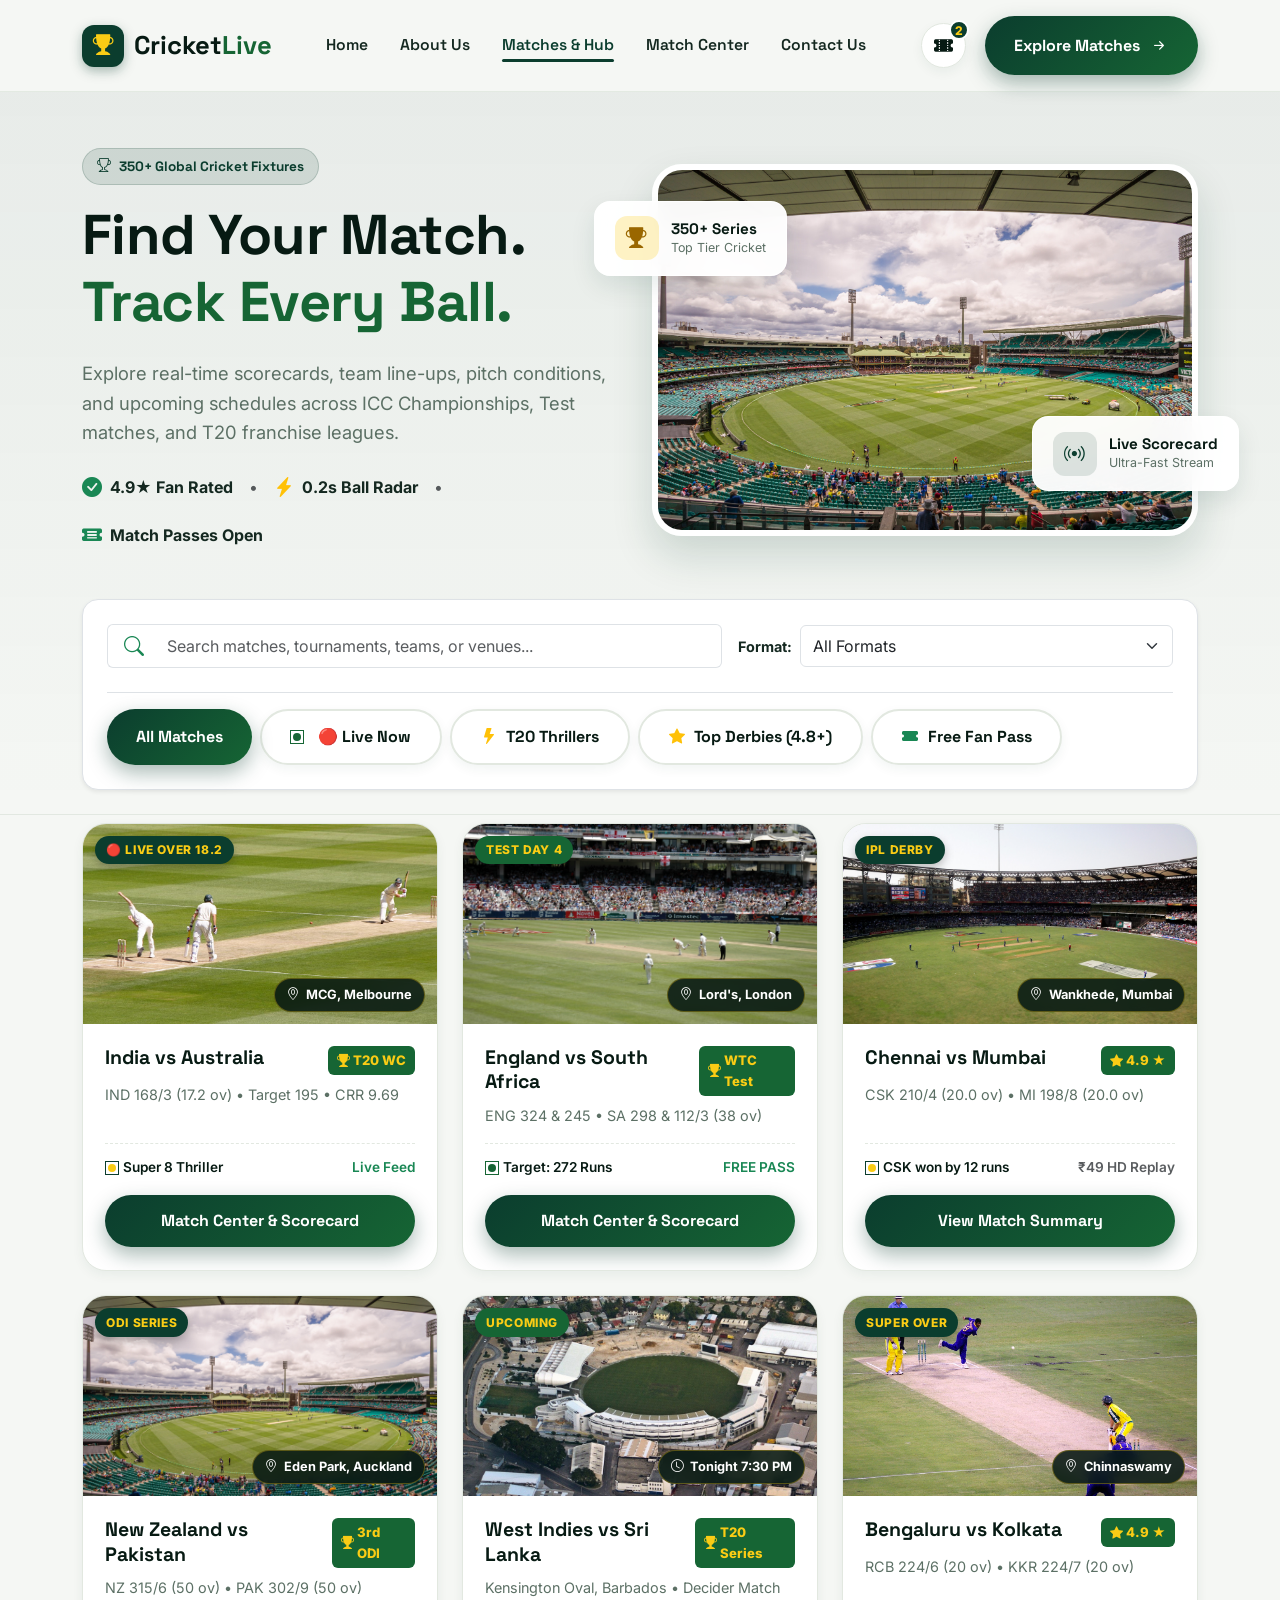
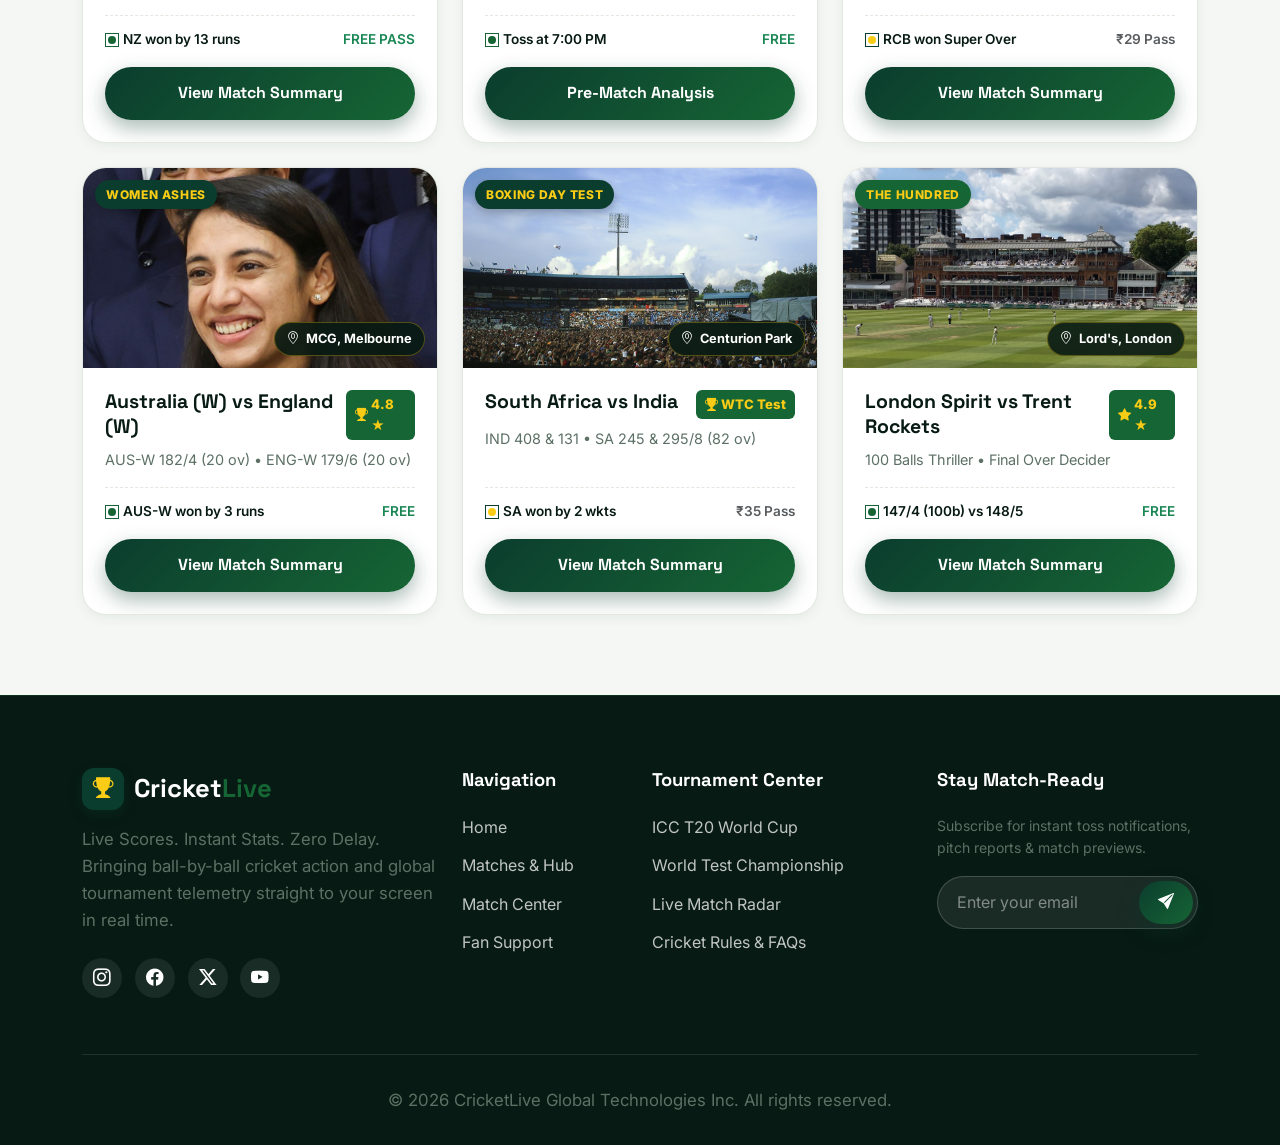
<file: restaurants.html>
<!DOCTYPE html>
<html lang="en">
<head>
  <meta charset="UTF-8">
  <meta name="viewport" content="width=device-width, initial-scale=1.0">
  <title>Cricket Matches &amp; Tournaments Hub — CricketLive</title>
  <meta name="description" content="Discover global cricket fixtures, live match scorecards, upcoming schedules, and tournament brackets on CricketLive. Filter by T20, Test, ODI, and franchise leagues.">
  
  <!-- Favicon -->
  <link rel="icon" type="image/svg+xml" href="assets/images/favicon.svg">
  
  <!-- Bootstrap 5 CDN -->
  <link href="https://cdn.jsdelivr.net/npm/bootstrap@5.3.2/dist/css/bootstrap.min.css" rel="stylesheet">
  <!-- Bootstrap Icons CDN -->
  <link href="https://cdn.jsdelivr.net/npm/bootstrap-icons@1.11.3/font/bootstrap-icons.min.css" rel="stylesheet">
  <!-- Custom CSS -->
  <link rel="stylesheet" href="assets/css/style.css">
</head>
<body>

  <!-- ================================================================
       HEADER & NAVIGATION
       ================================================================ -->
  <header class="crave-header">
    <div class="container">
      <nav class="crave-navbar">
        <!-- Logo -->
        <a href="index.html" class="brand-logo">
          <div class="logo-icon">
            <i class="bi bi-trophy-fill"></i>
          </div>
          <span>Cricket<span class="accent">Live</span></span>
        </a>

        <!-- Desktop Navigation Links -->
        <ul class="crave-nav-links crave-nav-links-desktop">
          <li><a href="index.html">Home</a></li>
          <li><a href="about.html">About Us</a></li>
          <li><a href="restaurants.html" class="active">Matches &amp; Hub</a></li>
          <li><a href="food-details.html">Match Center</a></li>
          <li><a href="contact.html">Contact Us</a></li>
        </ul>

        <!-- Right Header Actions -->
        <div class="header-actions">
          <button class="cart-icon-btn" type="button" data-bs-toggle="offcanvas" data-bs-target="#cartOffcanvas" aria-label="View Match Passes">
            <i class="bi bi-ticket-perforated-fill"></i>
            <span class="cart-badge">2</span>
          </button>

          <a href="restaurants.html" class="btn-crave-primary d-none d-lg-inline-flex">
            <span>Explore Matches</span>
            <i class="bi bi-arrow-right-short fs-5"></i>
          </a>

          <!-- Mobile Hamburger Toggle (Right Aligned) -->
          <button class="mobile-toggle-btn" type="button" data-bs-toggle="offcanvas" data-bs-target="#mobileNavOffcanvas" aria-label="Toggle Navigation">
            <i class="bi bi-list"></i>
          </button>
        </div>
      </nav>
    </div>
  </header>

  <!-- Mobile Navigation Offcanvas Drawer -->
  <div class="offcanvas offcanvas-end mobile-nav-offcanvas" tabindex="-1" id="mobileNavOffcanvas">
    <div class="offcanvas-header border-bottom">
      <div class="brand-logo">
        <div class="logo-icon"><i class="bi bi-trophy-fill"></i></div>
        <span>Cricket<span class="accent">Live</span></span>
      </div>
      <button type="button" class="btn-close" data-bs-dismiss="offcanvas" aria-label="Close"></button>
    </div>
    <div class="offcanvas-body d-flex flex-column justify-content-between">
      <div>
        <ul class="mobile-nav-list">
          <li><a href="index.html"><span>Home Match Center</span> <i class="bi bi-chevron-right"></i></a></li>
          <li><a href="about.html"><span>About Us &amp; Mission</span> <i class="bi bi-chevron-right"></i></a></li>
          <li><a href="restaurants.html" class="active"><span>Fixtures &amp; Tournaments</span> <i class="bi bi-chevron-right"></i></a></li>
          <li><a href="food-details.html"><span>Live Match Scorecard</span> <i class="bi bi-chevron-right"></i></a></li>
          <li><a href="contact.html"><span>Fan Support &amp; Ticket Desk</span> <i class="bi bi-chevron-right"></i></a></li>
        </ul>
      </div>
      <div class="pt-3 border-top">
        <a href="restaurants.html" class="btn-crave-primary w-100 text-center">View Live Fixtures</a>
      </div>
    </div>
  </div>

  <!-- Slide-in Cart Offcanvas Drawer -->
  <div class="offcanvas offcanvas-end cart-offcanvas" tabindex="-1" id="cartOffcanvas">
    <div class="offcanvas-header border-bottom">
      <h5 class="offcanvas-title fw-bold"><i class="bi bi-ticket-detailed-fill text-success me-2"></i> Your Match Pass Cart</h5>
      <button type="button" class="btn-close" data-bs-dismiss="offcanvas" aria-label="Close"></button>
    </div>
    <div class="offcanvas-body d-flex flex-column justify-content-between">
      <div id="cartItemsContainer"></div>
      <div class="cart-summary-box">
        <div class="summary-row">
          <span class="text-muted">Pass Subtotal</span>
          <span class="fw-bold" id="cartSubtotal">₹798</span>
        </div>
        <div class="summary-row">
          <span class="text-muted">Booking &amp; Platform Fee</span>
          <span class="fw-bold" id="cartDeliveryFee">₹35</span>
        </div>
        <div class="summary-row">
          <span class="text-muted">Stadium Taxes &amp; GST</span>
          <span class="fw-bold">₹40</span>
        </div>
        <div class="summary-row text-success">
          <span>Fan Promo Code (CRIC2026)</span>
          <span class="fw-bold">-₹50</span>
        </div>
        <div class="summary-row total">
          <span>Total Payable</span>
          <span class="text-success" id="cartTotal">₹823</span>
        </div>
        <a href="food-details.html" class="btn-crave-primary w-100 mt-3 text-center">
          <span>Proceed to Match Center</span>
          <i class="bi bi-arrow-right"></i>
        </a>
      </div>
    </div>
  </div>

  <!-- ================================================================
       MATCHES HERO & SEARCH FILTER SECTION
       ================================================================ -->
  <section class="hero-wrapper page-hero-wrapper pb-4">
    <div class="container">
      <div class="row align-items-center mb-5">
        <!-- Left Content -->
        <div class="col-lg-6 mb-4 mb-lg-0 hero-content-box">
          <span class="badge-crave mb-3">
            <i class="bi bi-trophy"></i> 350+ Global Cricket Fixtures
          </span>
          <h1 class="page-hero-title">Find Your Match. <br><span style="color:var(--secondary);">Track Every Ball.</span></h1>
          <p class="hero-subtitle mb-4">
            Explore real-time scorecards, team line-ups, pitch conditions, and upcoming schedules across ICC Championships, Test matches, and T20 franchise leagues.
          </p>
          <div class="d-flex flex-wrap gap-3 align-items-center">
            <div class="d-flex align-items-center gap-2">
              <i class="bi bi-check-circle-fill text-success fs-5"></i>
              <span class="fw-bold">4.9★ Fan Rated</span>
            </div>
            <span class="text-muted">•</span>
            <div class="d-flex align-items-center gap-2">
              <i class="bi bi-lightning-charge-fill text-warning fs-5"></i>
              <span class="fw-bold">0.2s Ball Radar</span>
            </div>
            <span class="text-muted">•</span>
            <div class="d-flex align-items-center gap-2">
              <i class="bi bi-ticket-detailed-fill text-success fs-5"></i>
              <span class="fw-bold">Match Passes Open</span>
            </div>
          </div>
        </div>

        <!-- Right Hero Visual -->
        <div class="col-lg-6 hero-visual-container">
          <div class="hero-main-img-wrapper">
            <img src="assets/images/cricket-stadium.jpg" alt="Sydney Cricket Ground Stadium" class="hero-main-img" style="height:360px;">
          </div>

          <!-- Floating Badge 1 -->
          <div class="floating-card floating-card-1">
            <div class="float-icon yellow">
              <i class="bi bi-trophy-fill"></i>
            </div>
            <div class="float-text">
              <h5>350+ Series</h5>
              <p>Top Tier Cricket</p>
            </div>
          </div>

          <!-- Floating Badge 2 -->
          <div class="floating-card floating-card-2">
            <div class="float-icon orange">
              <i class="bi bi-broadcast"></i>
            </div>
            <div class="float-text">
              <h5>Live Scorecard</h5>
              <p>Ultra-Fast Stream</p>
            </div>
          </div>
        </div>
      </div>

      <!-- Live Search & Filter Controls Card -->
      <div class="bg-white p-4 rounded-4 shadow-sm border">
        <div class="row g-3 align-items-center">
          <!-- Live Search Bar -->
          <div class="col-lg-7">
            <div class="input-group">
              <span class="input-group-text bg-transparent border-end-0 ps-3">
                <i class="bi bi-search text-success fs-5"></i>
              </span>
              <input type="text" id="restaurantSearchInput" class="form-control border-start-0 py-2" placeholder="Search matches, tournaments, teams, or venues...">
            </div>
          </div>

          <!-- Format Dropdown Filter -->
          <div class="col-lg-5">
            <div class="d-flex align-items-center gap-2">
              <span class="fw-bold text-nowrap d-none d-sm-inline" style="font-size:0.9rem;">Format:</span>
              <select id="cuisineSelect" class="form-select py-2">
                <option value="all">All Formats</option>
                <option value="t20">T20 World Cup &amp; Leagues</option>
                <option value="test">Test Championship</option>
                <option value="odi">ODI Series &amp; World Cup</option>
                <option value="franchise">IPL &amp; Franchise Cups</option>
                <option value="women">Women's Cricket League</option>
                <option value="domestic">Domestic &amp; County</option>
              </select>
            </div>
          </div>
        </div>

        <!-- Filter Pill Chips -->
        <div class="d-flex flex-wrap gap-2 mt-4 pt-3 border-top">
          <button class="btn btn-crave-primary filter-pill-btn active" data-filter="all">All Matches</button>
          <button class="btn btn-crave-secondary filter-pill-btn" data-filter="veg"><span class="veg-indicator"></span> 🔴 Live Now</button>
          <button class="btn btn-crave-secondary filter-pill-btn" data-filter="fast"><i class="bi bi-lightning-fill text-warning"></i> T20 Thrillers</button>
          <button class="btn btn-crave-secondary filter-pill-btn" data-filter="top"><i class="bi bi-star-fill text-warning"></i> Top Derbies (4.8+)</button>
          <button class="btn btn-crave-secondary filter-pill-btn" data-filter="free"><i class="bi bi-ticket-fill text-success"></i> Free Fan Pass</button>
        </div>
      </div>
    </div>
  </section>

  <!-- ================================================================
       MATCHES GRID
       ================================================================ -->
  <section class="section-padding pt-2">
    <div class="container">
      <div class="row g-4 justify-content-center" id="restaurantGridContainer">
        
        <!-- Match 1: IND vs AUS -->
        <div class="col-md-6 col-lg-4 restaurant-grid-col">
          <div class="restaurant-card" data-name="India vs Australia" data-cuisine="T20 World Cup International MCG" data-veg="true" data-fast="true" data-rating="4.9" data-freedelivery="false">
            <div class="restaurant-img-wrapper">
              <img src="assets/images/match-ind-aus.jpg" alt="India vs Australia" class="restaurant-img">
              <span class="card-top-tag">🔴 LIVE OVER 18.2</span>
              <span class="card-time-tag"><i class="bi bi-geo-alt"></i> MCG, Melbourne</span>
            </div>
            <div class="restaurant-body">
              <div>
                <div class="restaurant-header">
                  <h3 class="restaurant-name">India vs Australia</h3>
                  <span class="rating-badge"><i class="bi bi-trophy-fill"></i> T20 WC</span>
                </div>
                <p class="restaurant-cuisine">IND 168/3 (17.2 ov) • Target 195 • CRR 9.69</p>
              </div>
              <div>
                <div class="restaurant-meta">
                  <span><span class="non-veg-indicator"></span>Super 8 Thriller</span>
                  <span class="text-success font-weight-bold">Live Feed</span>
                </div>
                <a href="food-details.html" class="btn-crave-primary w-100 mt-3 text-center">Match Center &amp; Scorecard</a>
              </div>
            </div>
          </div>
        </div>

        <!-- Match 2: ENG vs SA -->
        <div class="col-md-6 col-lg-4 restaurant-grid-col">
          <div class="restaurant-card" data-name="England vs South Africa" data-cuisine="Test Championship International Lords" data-veg="true" data-fast="false" data-rating="4.8" data-freedelivery="true">
            <div class="restaurant-img-wrapper">
              <img src="assets/images/match-eng-sa.jpg" alt="England vs South Africa at Lord's" class="restaurant-img">
              <span class="card-top-tag" style="background:#166534; color:#FACC15;">TEST DAY 4</span>
              <span class="card-time-tag"><i class="bi bi-geo-alt"></i> Lord's, London</span>
            </div>
            <div class="restaurant-body">
              <div>
                <div class="restaurant-header">
                  <h3 class="restaurant-name">England vs South Africa</h3>
                  <span class="rating-badge"><i class="bi bi-trophy-fill"></i> WTC Test</span>
                </div>
                <p class="restaurant-cuisine">ENG 324 &amp; 245 • SA 298 &amp; 112/3 (38 ov)</p>
              </div>
              <div>
                <div class="restaurant-meta">
                  <span><span class="veg-indicator"></span>Target: 272 Runs</span>
                  <span class="text-success font-weight-bold">FREE PASS</span>
                </div>
                <a href="food-details.html" class="btn-crave-primary w-100 mt-3 text-center">Match Center &amp; Scorecard</a>
              </div>
            </div>
          </div>
        </div>

        <!-- Match 3: CSK vs MI -->
        <div class="col-md-6 col-lg-4 restaurant-grid-col">
          <div class="restaurant-card" data-name="Chennai Super Kings vs Mumbai Indians" data-cuisine="IPL Franchise T20 Wankhede" data-veg="false" data-fast="true" data-rating="4.9" data-freedelivery="false">
            <div class="restaurant-img-wrapper">
              <img src="assets/images/match-csk-mi.jpg" alt="CSK vs MI at Wankhede Stadium" class="restaurant-img">
              <span class="card-top-tag">IPL DERBY</span>
              <span class="card-time-tag"><i class="bi bi-geo-alt"></i> Wankhede, Mumbai</span>
            </div>
            <div class="restaurant-body">
              <div>
                <div class="restaurant-header">
                  <h3 class="restaurant-name">Chennai vs Mumbai</h3>
                  <span class="rating-badge"><i class="bi bi-star-fill"></i> 4.9 ★</span>
                </div>
                <p class="restaurant-cuisine">CSK 210/4 (20.0 ov) • MI 198/8 (20.0 ov)</p>
              </div>
              <div>
                <div class="restaurant-meta">
                  <span><span class="non-veg-indicator"></span>CSK won by 12 runs</span>
                  <span class="text-muted">₹49 HD Replay</span>
                </div>
                <a href="food-details.html" class="btn-crave-primary w-100 mt-3 text-center">View Match Summary</a>
              </div>
            </div>
          </div>
        </div>

        <!-- Match 4: NZ vs PAK -->
        <div class="col-md-6 col-lg-4 restaurant-grid-col">
          <div class="restaurant-card" data-name="New Zealand vs Pakistan" data-cuisine="ODI Series International Auckland" data-veg="false" data-fast="false" data-rating="4.7" data-freedelivery="true">
            <div class="restaurant-img-wrapper">
              <img src="assets/images/match-nz-pak.jpg" alt="New Zealand vs Pakistan at Eden Park" class="restaurant-img">
              <span class="card-top-tag">ODI SERIES</span>
              <span class="card-time-tag"><i class="bi bi-geo-alt"></i> Eden Park, Auckland</span>
            </div>
            <div class="restaurant-body">
              <div>
                <div class="restaurant-header">
                  <h3 class="restaurant-name">New Zealand vs Pakistan</h3>
                  <span class="rating-badge"><i class="bi bi-trophy-fill"></i> 3rd ODI</span>
                </div>
                <p class="restaurant-cuisine">NZ 315/6 (50 ov) • PAK 302/9 (50 ov)</p>
              </div>
              <div>
                <div class="restaurant-meta">
                  <span><span class="veg-indicator"></span>NZ won by 13 runs</span>
                  <span class="text-success">FREE PASS</span>
                </div>
                <a href="food-details.html" class="btn-crave-primary w-100 mt-3 text-center">View Match Summary</a>
              </div>
            </div>
          </div>
        </div>

        <!-- Match 5: WI vs SL -->
        <div class="col-md-6 col-lg-4 restaurant-grid-col">
          <div class="restaurant-card" data-name="West Indies vs Sri Lanka" data-cuisine="T20 International Kensington Oval" data-veg="false" data-fast="true" data-rating="4.8" data-freedelivery="true">
            <div class="restaurant-img-wrapper">
              <img src="assets/images/match-wi-sl.jpg" alt="West Indies vs Sri Lanka at Kensington Oval" class="restaurant-img">
              <span class="card-top-tag" style="background:#166534; color:#FACC15;">UPCOMING</span>
              <span class="card-time-tag"><i class="bi bi-clock"></i> Tonight 7:30 PM</span>
            </div>
            <div class="restaurant-body">
              <div>
                <div class="restaurant-header">
                  <h3 class="restaurant-name">West Indies vs Sri Lanka</h3>
                  <span class="rating-badge"><i class="bi bi-trophy-fill"></i> T20 Series</span>
                </div>
                <p class="restaurant-cuisine">Kensington Oval, Barbados • Decider Match</p>
              </div>
              <div>
                <div class="restaurant-meta">
                  <span><span class="veg-indicator"></span>Toss at 7:00 PM</span>
                  <span class="text-success">FREE</span>
                </div>
                <a href="food-details.html" class="btn-crave-primary w-100 mt-3 text-center">Pre-Match Analysis</a>
              </div>
            </div>
          </div>
        </div>

        <!-- Match 6: RCB vs KKR -->
        <div class="col-md-6 col-lg-4 restaurant-grid-col">
          <div class="restaurant-card" data-name="Bengaluru vs Kolkata" data-cuisine="IPL Franchise T20 Chinnaswamy" data-veg="false" data-fast="true" data-rating="4.9" data-freedelivery="false">
            <div class="restaurant-img-wrapper">
              <img src="assets/images/match-rcb-kkr.jpg" alt="RCB vs KKR at Chinnaswamy" class="restaurant-img">
              <span class="card-top-tag">SUPER OVER</span>
              <span class="card-time-tag"><i class="bi bi-geo-alt"></i> Chinnaswamy</span>
            </div>
            <div class="restaurant-body">
              <div>
                <div class="restaurant-header">
                  <h3 class="restaurant-name">Bengaluru vs Kolkata</h3>
                  <span class="rating-badge"><i class="bi bi-star-fill"></i> 4.9 ★</span>
                </div>
                <p class="restaurant-cuisine">RCB 224/6 (20 ov) • KKR 224/7 (20 ov)</p>
              </div>
              <div>
                <div class="restaurant-meta">
                  <span><span class="non-veg-indicator"></span>RCB won Super Over</span>
                  <span class="text-muted">₹29 Pass</span>
                </div>
                <a href="food-details.html" class="btn-crave-primary w-100 mt-3 text-center">View Match Summary</a>
              </div>
            </div>
          </div>
        </div>

        <!-- Match 7: AUS-W vs ENG-W -->
        <div class="col-md-6 col-lg-4 restaurant-grid-col">
          <div class="restaurant-card" data-name="Australia Women vs England Women" data-cuisine="Women Ashes T20 International MCG" data-veg="true" data-fast="true" data-rating="4.8" data-freedelivery="true">
            <div class="restaurant-img-wrapper">
              <img src="assets/images/match-ausw-engw.jpg" alt="Australia Women vs England Women" class="restaurant-img" style="object-position: top center;">
              <span class="card-top-tag">WOMEN ASHES</span>
              <span class="card-time-tag"><i class="bi bi-geo-alt"></i> MCG, Melbourne</span>
            </div>
            <div class="restaurant-body">
              <div>
                <div class="restaurant-header">
                  <h3 class="restaurant-name">Australia (W) vs England (W)</h3>
                  <span class="rating-badge"><i class="bi bi-trophy-fill"></i> 4.8 ★</span>
                </div>
                <p class="restaurant-cuisine">AUS-W 182/4 (20 ov) • ENG-W 179/6 (20 ov)</p>
              </div>
              <div>
                <div class="restaurant-meta">
                  <span><span class="veg-indicator"></span>AUS-W won by 3 runs</span>
                  <span class="text-success">FREE</span>
                </div>
                <a href="food-details.html" class="btn-crave-primary w-100 mt-3 text-center">View Match Summary</a>
              </div>
            </div>
          </div>
        </div>

        <!-- Match 8: SA vs IND Test -->
        <div class="col-md-6 col-lg-4 restaurant-grid-col">
          <div class="restaurant-card" data-name="South Africa vs India" data-cuisine="Test Championship International Centurion" data-veg="false" data-fast="false" data-rating="4.8" data-freedelivery="false">
            <div class="restaurant-img-wrapper">
              <img src="assets/images/match-sa-ind.jpg" alt="South Africa vs India Centurion Test" class="restaurant-img">
              <span class="card-top-tag">BOXING DAY TEST</span>
              <span class="card-time-tag"><i class="bi bi-geo-alt"></i> Centurion Park</span>
            </div>
            <div class="restaurant-body">
              <div>
                <div class="restaurant-header">
                  <h3 class="restaurant-name">South Africa vs India</h3>
                  <span class="rating-badge"><i class="bi bi-trophy-fill"></i> WTC Test</span>
                </div>
                <p class="restaurant-cuisine">IND 408 &amp; 131 • SA 245 &amp; 295/8 (82 ov)</p>
              </div>
              <div>
                <div class="restaurant-meta">
                  <span><span class="non-veg-indicator"></span>SA won by 2 wkts</span>
                  <span class="text-muted">₹35 Pass</span>
                </div>
                <a href="food-details.html" class="btn-crave-primary w-100 mt-3 text-center">View Match Summary</a>
              </div>
            </div>
          </div>
        </div>

        <!-- Match 9: London Spirit vs Trent Rockets -->
        <div class="col-md-6 col-lg-4 restaurant-grid-col">
          <div class="restaurant-card" data-name="London Spirit vs Trent Rockets" data-cuisine="Franchise The Hundred Domestic Lords" data-veg="false" data-fast="true" data-rating="4.9" data-freedelivery="true">
            <div class="restaurant-img-wrapper">
              <img src="assets/images/match-hundred.jpg" alt="The Hundred Match at Lord's" class="restaurant-img">
              <span class="card-top-tag" style="background:#166534; color:#FACC15;">THE HUNDRED</span>
              <span class="card-time-tag"><i class="bi bi-geo-alt"></i> Lord's, London</span>
            </div>
            <div class="restaurant-body">
              <div>
                <div class="restaurant-header">
                  <h3 class="restaurant-name">London Spirit vs Trent Rockets</h3>
                  <span class="rating-badge"><i class="bi bi-star-fill"></i> 4.9 ★</span>
                </div>
                <p class="restaurant-cuisine">100 Balls Thriller • Final Over Decider</p>
              </div>
              <div>
                <div class="restaurant-meta">
                  <span><span class="veg-indicator"></span>147/4 (100b) vs 148/5</span>
                  <span class="text-success">FREE</span>
                </div>
                <a href="food-details.html" class="btn-crave-primary w-100 mt-3 text-center">View Match Summary</a>
              </div>
            </div>
          </div>
        </div>

      </div>
    </div>
  </section>

  <!-- ================================================================
       FOOTER
       ================================================================ -->
  <footer class="crave-footer">
    <div class="container">
      <div class="row g-4">
        <div class="col-lg-4 mb-4 mb-lg-0">
          <a href="index.html" class="brand-logo text-white mb-3 d-inline-flex">
            <div class="logo-icon"><i class="bi bi-trophy-fill"></i></div>
            <span class="text-white">Cricket<span class="accent">Live</span></span>
          </a>
          <p class="mb-4">
            Live Scores. Instant Stats. Zero Delay. Bringing ball-by-ball cricket action and global tournament telemetry straight to your screen in real time.
          </p>
          <div class="social-links">
            <a href="https://instagram.com" target="_blank" class="social-icon"><i class="bi bi-instagram"></i></a>
            <a href="https://facebook.com" target="_blank" class="social-icon"><i class="bi bi-facebook"></i></a>
            <a href="https://twitter.com" target="_blank" class="social-icon"><i class="bi bi-twitter-x"></i></a>
            <a href="https://youtube.com" target="_blank" class="social-icon"><i class="bi bi-youtube"></i></a>
          </div>
        </div>

        <div class="col-6 col-md-3 col-lg-2">
          <h5>Navigation</h5>
          <ul class="footer-links">
            <li><a href="index.html">Home</a></li>
            <li><a href="restaurants.html">Matches &amp; Hub</a></li>
            <li><a href="food-details.html">Match Center</a></li>
            <li><a href="contact.html">Fan Support</a></li>
          </ul>
        </div>

        <div class="col-6 col-md-3 col-lg-3">
          <h5>Tournament Center</h5>
          <ul class="footer-links">
            <li><a href="restaurants.html">ICC T20 World Cup</a></li>
            <li><a href="restaurants.html">World Test Championship</a></li>
            <li><a href="food-details.html#liveOrderTracker">Live Match Radar</a></li>
            <li><a href="contact.html#faqSection">Cricket Rules &amp; FAQs</a></li>
          </ul>
        </div>

        <div class="col-md-6 col-lg-3">
          <h5>Stay Match-Ready</h5>
          <p class="small">Subscribe for instant toss notifications, pitch reports &amp; match previews.</p>
          <form class="footer-newsletter newsletter-form">
            <input type="email" placeholder="Enter your email" required>
            <button type="submit" class="btn btn-crave-primary"><i class="bi bi-send-fill"></i></button>
          </form>
        </div>
      </div>

      <div class="footer-bottom">
        <p class="mb-0">&copy; 2026 CricketLive Global Technologies Inc. All rights reserved.</p>
      </div>
    </div>
  </footer>

  <!-- Back to Top Button -->
  <button type="button" id="backToTopBtn" class="back-to-top-btn" aria-label="Back to Top">
    <i class="bi bi-arrow-up"></i>
  </button>

  <!-- Bootstrap 5 JS Bundle -->
  <script src="https://cdn.jsdelivr.net/npm/bootstrap@5.3.2/dist/js/bootstrap.bundle.min.js"></script>
  <!-- Custom JS -->
  <script src="assets/js/main.js"></script>
</body>
</html>
</file>
<file: assets/css/style.css>
/* 
  ================================================================
  Cricket — Official Match Center & Live Score Platform Stylesheet
  Color Palette & Design Token Definition
  ================================================================
*/

@import url('https://fonts.googleapis.com/css2?family=Inter:wght@300;400;500;600;700;800&family=Space+Grotesk:wght@400;500;600;700&display=swap');

:root {
  --primary: #0B3D2E;
  --primary-hover: #07271d;
  --secondary: #166534;
  --accent: #FACC15;
  --dark: #071A13;
  --dark-surface: #0f2d22;
  --bg-warm: #F5F7F4;
  --bg-card: #FFFFFF;
  --white: #FFFFFF;
  --text-main: #142820;
  --text-muted: #5c7065;
  --border-light: #E2E8E0;
  --border-focus: #0B3D2E;
  
  --font-heading: 'Space Grotesk', sans-serif;
  --font-body: 'Inter', sans-serif;

  --shadow-sm: 0 4px 12px rgba(11, 61, 46, 0.06);
  --shadow-md: 0 10px 25px rgba(11, 61, 46, 0.1);
  --shadow-lg: 0 20px 40px rgba(11, 61, 46, 0.16);
  --shadow-hover: 0 16px 32px rgba(11, 61, 46, 0.22);

  --radius-sm: 10px;
  --radius-md: 16px;
  --radius-lg: 24px;
  --radius-pill: 50px;

  --transition-fast: all 0.2s cubic-bezier(0.16, 1, 0.3, 1);
  --transition-normal: all 0.3s cubic-bezier(0.16, 1, 0.3, 1);
  --transition-slow: all 0.5s cubic-bezier(0.16, 1, 0.3, 1);
}

/* Global Reset & Base */
*, *::before, *::after {
  box-sizing: border-box;
  margin: 0;
  padding: 0;
}

html {
  scroll-behavior: smooth;
  font-size: 16px;
}

body {
  font-family: var(--font-body);
  background-color: var(--bg-warm);
  color: var(--text-main);
  line-height: 1.6;
  overflow-x: hidden;
  -webkit-font-smoothing: antialiased;
}

h1, h2, h3, h4, h5, h6 {
  font-family: var(--font-heading);
  color: var(--dark);
  font-weight: 700;
  line-height: 1.25;
}

h1 {
  font-size: clamp(2.3rem, 5vw, 3.8rem);
  font-weight: 800;
  letter-spacing: -0.02em;
}

h2 {
  font-size: clamp(1.8rem, 3.5vw, 2.6rem);
  font-weight: 800;
  letter-spacing: -0.01em;
}

h3 {
  font-size: clamp(1.3rem, 2.5vw, 1.8rem);
  font-weight: 700;
}

p {
  color: var(--text-muted);
  font-size: 1.05rem;
}

a {
  text-decoration: none;
  color: inherit;
  transition: var(--transition-fast);
}

img {
  max-width: 100%;
  height: auto;
  display: block;
}

/* Utilities & Buttons */
.btn-crave-primary {
  background: linear-gradient(135deg, var(--primary) 0%, var(--secondary) 100%);
  color: var(--white) !important;
  font-family: var(--font-heading);
  font-weight: 700;
  font-size: 1rem;
  padding: 0.85rem 1.8rem;
  border-radius: var(--radius-pill);
  border: none;
  box-shadow: 0 8px 20px rgba(11, 61, 46, 0.35);
  display: inline-flex;
  align-items: center;
  justify-content: center;
  gap: 0.6rem;
  cursor: pointer;
  transition: var(--transition-normal);
  position: relative;
  overflow: hidden;
}

.btn-crave-primary:hover {
  transform: translateY(-3px);
  box-shadow: 0 12px 28px rgba(11, 61, 46, 0.45);
  color: var(--accent) !important;
}

.btn-crave-primary:active {
  transform: translateY(-1px);
}

.btn-crave-secondary {
  background-color: var(--white);
  color: var(--dark) !important;
  font-family: var(--font-heading);
  font-weight: 700;
  font-size: 1rem;
  padding: 0.85rem 1.8rem;
  border-radius: var(--radius-pill);
  border: 2px solid var(--border-light);
  box-shadow: var(--shadow-sm);
  display: inline-flex;
  align-items: center;
  justify-content: center;
  gap: 0.6rem;
  cursor: pointer;
  transition: var(--transition-normal);
}

.btn-crave-secondary:hover {
  border-color: var(--primary);
  color: var(--primary) !important;
  transform: translateY(-3px);
  box-shadow: var(--shadow-md);
}

.btn-outline-light {
  color: var(--white) !important;
  border-color: rgba(255, 255, 255, 0.85) !important;
  transition: var(--transition-normal);
}

.btn-outline-light:hover,
.btn-outline-light:focus,
.btn-outline-light:active {
  color: var(--primary) !important;
  background-color: var(--white) !important;
  border-color: var(--white) !important;
  transform: translateY(-3px);
  box-shadow: var(--shadow-md);
}

.badge-crave {
  background: rgba(11, 61, 46, 0.12);
  color: var(--primary);
  font-family: var(--font-heading);
  font-weight: 700;
  font-size: 0.85rem;
  padding: 0.4rem 0.9rem;
  border-radius: var(--radius-pill);
  display: inline-flex;
  align-items: center;
  gap: 0.45rem;
  border: 1px solid rgba(11, 61, 46, 0.18);
  max-width: 100%;
}

.section-padding {
  padding: 5rem 0;
}

@media (max-width: 768px) {
  .section-padding {
    padding: 3.5rem 0;
  }
}

/* ================================================================
   HEADER & NAVIGATION
   ================================================================ */
.crave-header {
  position: sticky;
  top: 0;
  left: 0;
  right: 0;
  z-index: 1040;
  background: rgba(245, 247, 244, 0.94);
  backdrop-filter: blur(16px);
  -webkit-backdrop-filter: blur(16px);
  border-bottom: 1px solid rgba(226, 232, 224, 0.9);
  transition: var(--transition-normal);
}

.crave-navbar {
  display: flex;
  align-items: center;
  justify-content: space-between;
  padding: 1rem 0;
}

.brand-logo {
  display: inline-flex;
  align-items: center;
  gap: 0.6rem;
  font-family: var(--font-heading);
  font-weight: 800;
  font-size: 1.6rem;
  color: var(--dark);
  line-height: 1;
}

.brand-logo .logo-icon {
  width: 42px;
  height: 42px;
  background: var(--primary);
  color: var(--accent);
  border-radius: 12px;
  display: inline-flex;
  align-items: center;
  justify-content: center;
  font-size: 1.3rem;
  box-shadow: 0 4px 12px rgba(11, 61, 46, 0.35);
  flex-shrink: 0;
  transition: var(--transition-fast);
}

.brand-logo:hover .logo-icon {
  transform: scale(1.05);
}

.brand-logo span.accent {
  color: var(--secondary);
}

.crave-nav-links {
  display: flex;
  align-items: center;
  gap: 2rem;
  list-style: none;
  margin: 0;
  padding: 0;
}

.crave-nav-links a {
  font-family: var(--font-heading);
  font-weight: 600;
  font-size: 0.98rem;
  color: var(--text-main);
  position: relative;
  padding: 0.4rem 0;
}

.crave-nav-links a::after {
  content: '';
  position: absolute;
  bottom: 0;
  left: 0;
  width: 0%;
  height: 3px;
  background: var(--primary);
  border-radius: 3px;
  transition: var(--transition-fast);
}

.crave-nav-links a:hover,
.crave-nav-links a.active {
  color: var(--primary);
}

.crave-nav-links a:hover::after,
.crave-nav-links a.active::after {
  width: 100%;
}

.header-actions {
  display: flex;
  align-items: center;
  gap: 1.2rem;
}

.location-pill {
  background: var(--white);
  border: 1px solid var(--border-light);
  padding: 0.45rem 0.9rem;
  border-radius: var(--radius-pill);
  font-size: 0.88rem;
  font-weight: 600;
  display: flex;
  align-items: center;
  gap: 0.4rem;
  color: var(--dark);
  cursor: pointer;
  transition: var(--transition-fast);
  box-shadow: var(--shadow-sm);
}

.location-pill:hover {
  border-color: var(--primary);
  color: var(--primary);
}

.cart-icon-btn {
  width: 45px;
  height: 45px;
  border-radius: 50%;
  background: var(--white);
  border: 1px solid var(--border-light);
  display: flex;
  align-items: center;
  justify-content: center;
  font-size: 1.2rem;
  color: var(--dark);
  position: relative;
  cursor: pointer;
  transition: var(--transition-fast);
  box-shadow: var(--shadow-sm);
}

.cart-icon-btn:hover {
  border-color: var(--primary);
  color: var(--primary);
  transform: scale(1.05);
}

.cart-badge {
  position: absolute;
  top: -4px;
  right: -4px;
  background: var(--primary);
  color: var(--accent);
  font-size: 0.75rem;
  font-weight: 800;
  width: 20px;
  height: 20px;
  border-radius: 50%;
  display: flex;
  align-items: center;
  justify-content: center;
  border: 2px solid var(--white);
}

/* Mobile Hamburger Toggle (Right Aligned) */
.mobile-toggle-btn {
  display: none;
  background: var(--white);
  border: 1px solid var(--border-light);
  border-radius: 10px;
  width: 44px;
  height: 44px;
  align-items: center;
  justify-content: center;
  font-size: 1.4rem;
  color: var(--dark);
  cursor: pointer;
  box-shadow: var(--shadow-sm);
}

@media (max-width: 1024px) {
  .crave-nav-links-desktop {
    display: none !important;
  }
  .mobile-toggle-btn {
    display: flex !important;
  }
  .location-pill {
    display: none;
  }
  .header-actions .btn-crave-primary {
    display: none !important;
  }
}

/* Offcanvas Mobile Menu */
.mobile-nav-offcanvas {
  border-top-left-radius: var(--radius-lg);
  border-bottom-left-radius: var(--radius-lg);
}

.mobile-nav-list {
  list-style: none;
  padding: 0;
  margin: 1.5rem 0;
}

.mobile-nav-list li {
  margin-bottom: 0.5rem;
}

.mobile-nav-list a {
  font-family: var(--font-heading);
  font-size: 1.1rem;
  font-weight: 600;
  color: var(--dark);
  display: flex;
  align-items: center;
  justify-content: space-between;
  padding: 0.8rem 1rem;
  border-radius: var(--radius-sm);
  transition: var(--transition-fast);
  text-decoration: none;
}

.mobile-nav-list a i {
  color: var(--text-muted);
  font-size: 0.95rem;
  transition: var(--transition-fast);
}

.mobile-nav-list a:hover {
  background: rgba(11, 61, 46, 0.05);
  color: var(--primary);
}

.mobile-nav-list a:hover i {
  color: var(--primary);
  transform: translateX(3px);
}

.mobile-nav-list a.active {
  background: rgba(11, 61, 46, 0.08);
  color: var(--primary);
  font-weight: 700;
  border-left: 4px solid var(--primary);
}

.mobile-nav-list a.active i {
  color: var(--primary);
  transform: translateX(3px);
}

/* ================================================================
   HERO SECTION
   ================================================================ */
.hero-wrapper {
  padding: 3rem 0 5rem;
  position: relative;
  overflow: hidden;
}

.page-hero-wrapper {
  background: linear-gradient(180deg, rgba(11, 61, 46, 0.06) 0%, rgba(245, 247, 244, 0) 100%);
  border-bottom: 1px solid rgba(226, 232, 224, 0.8);
  padding: 3.5rem 0 4.5rem;
}

.page-hero-title {
  font-size: clamp(2.2rem, 4.5vw, 3.5rem);
  font-weight: 800;
  line-height: 1.2;
  letter-spacing: -0.01em;
}

.quick-tag-chip {
  background: var(--white);
  border: 1px solid var(--border-light);
  padding: 0.4rem 0.95rem;
  border-radius: var(--radius-pill);
  font-size: 0.85rem;
  font-weight: 600;
  color: var(--dark);
  transition: var(--transition-fast);
  cursor: pointer;
  display: inline-flex;
  align-items: center;
  gap: 0.4rem;
  box-shadow: var(--shadow-sm);
}

.quick-tag-chip:hover {
  border-color: var(--primary);
  color: var(--primary) !important;
  background: rgba(11, 61, 46, 0.08);
  transform: translateY(-2px);
  box-shadow: var(--shadow-md);
}

.hero-content-box {
  padding-right: 1.5rem;
}

.hero-subtitle {
  margin: 1.5rem 0 2rem;
  font-size: 1.15rem;
  max-width: 540px;
}

/* Search & Location Bar */
.hero-search-container {
  background: var(--white);
  padding: 0.6rem;
  border-radius: var(--radius-pill);
  box-shadow: var(--shadow-md);
  border: 1px solid var(--border-light);
  display: flex;
  align-items: center;
  gap: 0.5rem;
  max-width: 580px;
  margin-top: 2rem;
}

.hero-search-input {
  border: none;
  outline: none;
  background: transparent;
  padding: 0.6rem 1rem;
  flex: 1;
  font-size: 0.98rem;
  color: var(--text-main);
  font-family: var(--font-body);
}

.hero-search-input::placeholder {
  color: #88998f;
}

.hero-location-select {
  border-left: 1px solid var(--border-light);
  padding-left: 0.8rem;
  padding-right: 0.5rem;
  display: flex;
  align-items: center;
  gap: 0.4rem;
  font-size: 0.88rem;
  font-weight: 600;
  color: var(--dark);
  cursor: pointer;
  white-space: nowrap;
}

/* Hero Right Visual & Floating Cards */
.hero-visual-container {
  position: relative;
  display: flex;
  align-items: center;
  justify-content: center;
}

.hero-main-img-wrapper {
  position: relative;
  border-radius: 30px;
  overflow: hidden;
  box-shadow: var(--shadow-lg);
  border: 6px solid var(--white);
}

.hero-main-img {
  width: 100%;
  height: 480px;
  object-fit: cover;
  display: block;
  transition: var(--transition-slow);
}

.hero-main-img-wrapper:hover .hero-main-img {
  transform: scale(1.03);
}

/* Floating Badges */
.floating-card {
  position: absolute;
  background: rgba(255, 255, 255, 0.96);
  backdrop-filter: blur(12px);
  border-radius: var(--radius-md);
  padding: 0.9rem 1.2rem;
  box-shadow: var(--shadow-md);
  border: 1px solid rgba(255, 255, 255, 0.9);
  display: flex;
  align-items: center;
  gap: 0.8rem;
  z-index: 10;
  animation: float 4s ease-in-out infinite;
}

.floating-card-1 {
  top: 10%;
  left: -8%;
  animation-delay: 0s;
}

.floating-card-2 {
  bottom: 12%;
  right: -5%;
  animation-delay: 2s;
}

.floating-card-3 {
  bottom: -4%;
  left: 10%;
  animation-delay: 1s;
}

.float-icon {
  width: 44px;
  height: 44px;
  border-radius: 12px;
  display: flex;
  align-items: center;
  justify-content: center;
  font-size: 1.3rem;
}

.float-icon.orange {
  background: rgba(11, 61, 46, 0.12);
  color: var(--primary);
}

.float-icon.yellow {
  background: rgba(250, 204, 21, 0.25);
  color: #9A6700;
}

.float-icon.green {
  background: rgba(22, 101, 52, 0.15);
  color: var(--secondary);
}

.float-text h5 {
  font-size: 0.95rem;
  margin: 0;
  font-weight: 800;
}

.float-text p {
  font-size: 0.78rem;
  margin: 0;
  color: var(--text-muted);
}

@keyframes float {
  0%, 100% {
    transform: translateY(0px);
  }
  50% {
    transform: translateY(-10px);
  }
}

@media (max-width: 991px) {
  .floating-card-1 { left: 0%; top: 5%; }
  .floating-card-2 { right: 0%; bottom: 8%; }
  .hero-content-box { padding-right: 0; margin-bottom: 3rem; }
  .hero-main-img { height: 380px; }
}

@media (max-width: 576px) {
  .badge-crave {
    font-size: 0.78rem;
    padding: 0.35rem 0.75rem;
    max-width: 100%;
    white-space: normal;
  }
  .hero-search-container {
    flex-direction: column;
    border-radius: var(--radius-md);
    padding: 0.8rem;
  }
  .hero-location-select {
    border-left: none;
    border-top: 1px solid var(--border-light);
    padding-left: 0;
    padding-top: 0.6rem;
    width: 100%;
  }
  .floating-card {
    padding: 0.6rem 0.8rem;
  }
  .floating-card-1 { top: -2%; left: 0; }
  .floating-card-2 { bottom: 0%; right: 0; }
}

/* ================================================================
   CATEGORIES SECTION
   ================================================================ */
.category-card {
  background: var(--white);
  border-radius: var(--radius-md);
  padding: 1.5rem 1rem;
  text-align: center;
  border: 1px solid var(--border-light);
  transition: var(--transition-normal);
  cursor: pointer;
  height: 100%;
  display: flex;
  flex-direction: column;
  align-items: center;
  justify-content: center;
  box-shadow: var(--shadow-sm);
}

.category-card:hover {
  transform: translateY(-8px);
  border-color: var(--primary);
  box-shadow: var(--shadow-hover);
}

.category-icon-box {
  width: 70px;
  height: 70px;
  border-radius: 50%;
  background: var(--bg-warm);
  display: flex;
  align-items: center;
  justify-content: center;
  font-size: 2.2rem;
  margin-bottom: 1rem;
  transition: var(--transition-fast);
}

.category-card:hover .category-icon-box {
  background: var(--primary);
  color: var(--accent);
  transform: scale(1.1) rotate(5deg);
}

.category-title {
  font-size: 1.05rem;
  font-weight: 700;
  margin: 0;
}

/* ================================================================
   RESTAURANTS / MATCH CARDS SECTION
   ================================================================ */
.restaurant-card {
  background: var(--white);
  border-radius: var(--radius-lg);
  overflow: hidden;
  border: 1px solid var(--border-light);
  box-shadow: var(--shadow-sm);
  transition: var(--transition-normal);
  height: 100%;
  display: flex;
  flex-direction: column;
}

.restaurant-card:hover {
  transform: translateY(-8px);
  box-shadow: var(--shadow-hover);
  border-color: rgba(11, 61, 46, 0.4);
}

.restaurant-img-wrapper {
  position: relative;
  height: 200px;
  overflow: hidden;
}

.restaurant-img {
  width: 100%;
  height: 100%;
  object-fit: cover;
  transition: var(--transition-slow);
}

.restaurant-card:hover .restaurant-img {
  transform: scale(1.06);
}

.card-top-tag {
  position: absolute;
  top: 12px;
  left: 12px;
  background: var(--primary);
  color: var(--accent);
  font-size: 0.75rem;
  font-weight: 800;
  padding: 0.3rem 0.7rem;
  border-radius: var(--radius-pill);
  text-transform: uppercase;
  letter-spacing: 0.05em;
  box-shadow: 0 4px 10px rgba(0,0,0,0.25);
}

.card-time-tag {
  position: absolute;
  bottom: 12px;
  right: 12px;
  background: rgba(7, 26, 19, 0.88);
  backdrop-filter: blur(6px);
  color: var(--white);
  font-size: 0.8rem;
  font-weight: 700;
  padding: 0.35rem 0.75rem;
  border-radius: var(--radius-pill);
  display: flex;
  align-items: center;
  gap: 0.4rem;
  border: 1px solid rgba(250, 204, 21, 0.3);
}

.restaurant-body {
  padding: 1.4rem;
  flex: 1;
  display: flex;
  flex-direction: column;
  justify-content: space-between;
}

.restaurant-header {
  display: flex;
  justify-content: space-between;
  align-items: flex-start;
  margin-bottom: 0.5rem;
}

.restaurant-name {
  font-size: 1.22rem;
  font-weight: 800;
  margin: 0;
  color: var(--dark);
}

.rating-badge {
  background: var(--secondary);
  color: var(--accent);
  font-weight: 800;
  font-size: 0.82rem;
  padding: 0.25rem 0.55rem;
  border-radius: 6px;
  display: inline-flex;
  align-items: center;
  gap: 0.2rem;
}

.restaurant-cuisine {
  font-size: 0.9rem;
  color: var(--text-muted);
  margin-bottom: 1rem;
}

.restaurant-meta {
  display: flex;
  align-items: center;
  justify-content: space-between;
  padding-top: 0.8rem;
  border-top: 1px dashed var(--border-light);
  font-size: 0.85rem;
  font-weight: 600;
  color: var(--dark);
}

.veg-indicator {
  display: inline-block;
  width: 14px;
  height: 14px;
  border: 1.5px solid #166534;
  padding: 2px;
  margin-right: 4px;
  vertical-align: middle;
}
.veg-indicator::after {
  content: '';
  display: block;
  width: 100%;
  height: 100%;
  background: #166534;
  border-radius: 50%;
}

.non-veg-indicator {
  display: inline-block;
  width: 14px;
  height: 14px;
  border: 1.5px solid #0B3D2E;
  padding: 2px;
  margin-right: 4px;
  vertical-align: middle;
}
.non-veg-indicator::after {
  content: '';
  display: block;
  width: 100%;
  height: 100%;
  background: #FACC15;
  border-radius: 50%;
}

/* ================================================================
   HOW IT WORKS SECTION
   ================================================================ */
.step-card {
  background: var(--white);
  border-radius: var(--radius-lg);
  padding: 2.2rem 1.5rem;
  text-align: center;
  border: 1px solid var(--border-light);
  position: relative;
  transition: var(--transition-normal);
  box-shadow: var(--shadow-sm);
  height: 100%;
}

.step-card:hover {
  transform: translateY(-6px);
  box-shadow: var(--shadow-md);
  border-color: var(--secondary);
}

.step-num {
  font-family: var(--font-heading);
  font-size: 3rem;
  font-weight: 800;
  color: rgba(11, 61, 46, 0.15);
  position: absolute;
  top: 15px;
  right: 25px;
  line-height: 1;
}

.step-icon-wrapper {
  width: 80px;
  height: 80px;
  background: var(--bg-warm);
  color: var(--primary);
  border-radius: 50%;
  display: flex;
  align-items: center;
  justify-content: center;
  font-size: 2.2rem;
  margin: 0 auto 1.4rem;
  border: 2px dashed rgba(11, 61, 46, 0.35);
}

/* ================================================================
   MATCH PROMO BANNER
   ================================================================ */
.promo-banner {
  background: linear-gradient(135deg, var(--dark) 0%, #0c2b20 100%);
  border-radius: var(--radius-lg);
  padding: 4rem 3rem;
  color: var(--white);
  position: relative;
  overflow: hidden;
  box-shadow: var(--shadow-lg);
  border: 1px solid rgba(250, 204, 21, 0.2);
}

.promo-banner::before {
  content: '';
  position: absolute;
  top: -50px;
  right: -50px;
  width: 300px;
  height: 300px;
  background: rgba(250, 204, 21, 0.12);
  border-radius: 50%;
  filter: blur(50px);
}

.promo-title {
  color: var(--white);
  font-size: clamp(2rem, 4vw, 3rem);
  font-weight: 800;
  margin-bottom: 1rem;
}

.promo-img-wrapper {
  text-align: center;
  position: relative;
}

.promo-img {
  max-height: 300px;
  object-fit: contain;
  margin: 0 auto;
  animation: float 5s ease-in-out infinite;
}

@media (max-width: 768px) {
  .promo-banner {
    padding: 2.5rem 1.5rem;
    text-align: center;
  }
}

/* ================================================================
   APP / MOBILE EXPERIENCE SECTION
   ================================================================ */
.app-mockup-wrapper {
  position: relative;
  display: flex;
  justify-content: center;
}

.phone-mockup {
  width: 280px;
  height: 560px;
  background: var(--dark);
  border-radius: 40px;
  border: 10px solid #143528;
  box-shadow: var(--shadow-lg);
  overflow: hidden;
  position: relative;
}

.phone-screen {
  background: var(--bg-warm);
  width: 100%;
  height: 100%;
  padding: 1rem;
  display: flex;
  flex-direction: column;
}

.phone-header {
  display: flex;
  justify-content: space-between;
  align-items: center;
  margin-bottom: 1rem;
  font-weight: 800;
  font-size: 0.9rem;
  color: var(--dark);
}

.phone-status-card {
  background: var(--white);
  border-radius: var(--radius-md);
  padding: 1rem;
  box-shadow: var(--shadow-sm);
  margin-bottom: 1rem;
  border: 1px solid var(--border-light);
}

/* ================================================================
   TESTIMONIALS SECTION
   ================================================================ */
.testimonial-card {
  background: var(--white);
  border-radius: var(--radius-lg);
  padding: 2rem;
  border: 1px solid var(--border-light);
  box-shadow: var(--shadow-sm);
  height: 100%;
  display: flex;
  flex-direction: column;
  justify-content: space-between;
  transition: var(--transition-normal);
}

.testimonial-card:hover {
  transform: translateY(-5px);
  box-shadow: var(--shadow-md);
  border-color: var(--secondary);
}

.testimonial-user {
  display: flex;
  align-items: center;
  gap: 1rem;
  margin-top: 1.5rem;
}

.user-avatar {
  width: 50px;
  height: 50px;
  border-radius: 50%;
  object-fit: cover;
  border: 2px solid var(--primary);
}

.stars {
  color: #FACC15;
  font-size: 1.1rem;
  margin-bottom: 0.8rem;
}

/* ================================================================
   FOOD / MATCH DETAILS & ORDER PAGE STYLES
   ================================================================ */
.food-main-img-box {
  border-radius: var(--radius-lg);
  overflow: hidden;
  box-shadow: var(--shadow-lg);
  border: 4px solid var(--white);
  height: 420px;
  position: relative;
}

.food-main-img-box img {
  width: 100%;
  height: 100%;
  object-fit: cover;
}

.food-options-box {
  background: var(--white);
  border-radius: var(--radius-lg);
  padding: 2rem;
  border: 1px solid var(--border-light);
  box-shadow: var(--shadow-sm);
}

.option-group-title {
  font-size: 1.1rem;
  font-weight: 700;
  margin-bottom: 0.8rem;
  color: var(--dark);
}

.spice-pills {
  display: flex;
  flex-wrap: wrap;
  gap: 0.6rem;
  margin-bottom: 1.5rem;
}

.spice-btn {
  border: 2px solid var(--border-light);
  background: var(--white);
  padding: 0.5rem 1.2rem;
  border-radius: var(--radius-pill);
  font-weight: 700;
  font-size: 0.9rem;
  cursor: pointer;
  white-space: nowrap;
  transition: var(--transition-fast);
  color: var(--dark);
}

.spice-btn.active,
.spice-btn:hover {
  border-color: var(--primary);
  background: rgba(11, 61, 46, 0.1);
  color: var(--primary);
}

.addon-item {
  display: flex;
  align-items: center;
  justify-content: space-between;
  padding: 0.75rem 0;
  border-bottom: 1px dashed var(--border-light);
}

.addon-label {
  display: flex;
  align-items: center;
  gap: 0.6rem;
  cursor: pointer;
  font-weight: 600;
  color: var(--dark);
}

.quantity-control {
  display: flex;
  align-items: center;
  gap: 1rem;
  background: var(--bg-warm);
  border: 1px solid var(--border-light);
  padding: 0.4rem 1rem;
  border-radius: var(--radius-pill);
}

.qty-btn {
  background: var(--white);
  border: 1px solid var(--border-light);
  width: 32px;
  height: 32px;
  border-radius: 50%;
  display: flex;
  align-items: center;
  justify-content: center;
  font-weight: 800;
  cursor: pointer;
  transition: var(--transition-fast);
  color: var(--dark);
}

.qty-btn:hover {
  background: var(--primary);
  color: var(--accent);
  border-color: var(--primary);
}

/* ORDER / MATCH TRACKING UI */
.tracking-card {
  background: var(--white);
  border-radius: var(--radius-lg);
  padding: 2.5rem;
  border: 1px solid var(--border-light);
  box-shadow: var(--shadow-md);
  margin-top: 3rem;
}

.tracking-timeline {
  display: flex;
  justify-content: space-between;
  position: relative;
  margin: 2.5rem 0;
}

.tracking-timeline::before {
  content: '';
  position: absolute;
  top: 22px;
  left: 10%;
  right: 10%;
  height: 4px;
  background: var(--border-light);
  z-index: 1;
}

.tracking-timeline-progress {
  position: absolute;
  top: 22px;
  left: 10%;
  width: 60%; /* Active Progress */
  height: 4px;
  background: linear-gradient(90deg, var(--primary) 0%, var(--secondary) 100%);
  z-index: 2;
  transition: var(--transition-slow);
}

.timeline-step {
  position: relative;
  z-index: 3;
  text-align: center;
  width: 25%;
}

.timeline-node {
  width: 48px;
  height: 48px;
  border-radius: 50%;
  background: var(--white);
  border: 3px solid var(--border-light);
  display: flex;
  align-items: center;
  justify-content: center;
  font-size: 1.2rem;
  margin: 0 auto 0.8rem;
  color: var(--text-muted);
  transition: var(--transition-fast);
}

.timeline-step.completed .timeline-node {
  background: var(--primary);
  border-color: var(--primary);
  color: var(--accent);
}

.timeline-step.active .timeline-node {
  background: var(--white);
  border-color: var(--primary);
  color: var(--primary);
  box-shadow: 0 0 0 6px rgba(11, 61, 46, 0.2);
  animation: pulseGlow 1.8s infinite;
}

.timeline-step h6 {
  font-size: 0.95rem;
  font-weight: 700;
  margin-bottom: 0.2rem;
}

@keyframes pulseGlow {
  0% { box-shadow: 0 0 0 0 rgba(11, 61, 46, 0.4); }
  70% { box-shadow: 0 0 0 12px rgba(11, 61, 46, 0); }
  100% { box-shadow: 0 0 0 0 rgba(11, 61, 46, 0); }
}

@media (max-width: 768px) {
  .tracking-timeline {
    flex-direction: column;
    gap: 1.8rem;
    align-items: flex-start;
  }
  .tracking-timeline::before {
    top: 0;
    bottom: 0;
    left: 24px;
    width: 4px;
    height: 100%;
  }
  .tracking-timeline-progress {
    top: 0;
    left: 24px;
    width: 4px;
    height: 60%;
  }
  .timeline-step {
    width: 100%;
    display: flex;
    align-items: center;
    gap: 1.2rem;
    text-align: left;
  }
  .timeline-node {
    margin: 0;
  }
}

.commentary-desk-card {
  background: var(--bg-warm) !important;
  border: 1px solid var(--border-light) !important;
  border-radius: var(--radius-md);
  width: 100%;
}

.commentary-desk-card .btn-crave-primary,
.commentary-desk-card .btn-crave-secondary {
  padding: 0.55rem 1.25rem !important;
  font-size: 0.92rem !important;
  white-space: nowrap !important;
  flex: 0 0 auto;
}

/* ================================================================
   CONTACT & HELP CENTER STYLES
   ================================================================ */
.help-category-card {
  background: var(--white);
  border-radius: var(--radius-md);
  padding: 1.8rem 1.2rem;
  border: 1px solid var(--border-light);
  box-shadow: var(--shadow-sm);
  transition: var(--transition-normal);
  cursor: pointer;
  height: 100%;
}

.help-category-card:hover {
  transform: translateY(-5px);
  border-color: var(--primary);
  box-shadow: var(--shadow-md);
}

.help-icon {
  width: 55px;
  height: 55px;
  border-radius: 14px;
  background: rgba(11, 61, 46, 0.1);
  color: var(--primary);
  display: flex;
  align-items: center;
  justify-content: center;
  font-size: 1.6rem;
  margin-bottom: 1rem;
}

.faq-accordion .accordion-item {
  border: 1px solid var(--border-light);
  border-radius: var(--radius-md) !important;
  margin-bottom: 1rem;
  overflow: hidden;
}

.faq-accordion .accordion-button {
  font-family: var(--font-heading);
  font-weight: 700;
  font-size: 1.05rem;
  color: var(--dark);
  background: var(--white);
  padding: 1.2rem 1.5rem;
}

.faq-accordion .accordion-button:not(.collapsed) {
  color: var(--primary);
  background: rgba(11, 61, 46, 0.05);
  box-shadow: none;
}

/* ================================================================
   FOOTER
   ================================================================ */
.crave-footer {
  background: var(--dark);
  color: rgba(255, 255, 255, 0.75);
  padding: 4.5rem 0 2rem;
  border-top: 1px solid rgba(22, 101, 52, 0.3);
}

.crave-footer h5 {
  color: var(--white);
  font-family: var(--font-heading);
  font-weight: 700;
  font-size: 1.15rem;
  margin-bottom: 1.5rem;
}

.footer-links {
  list-style: none;
  padding: 0;
  margin: 0;
}

.footer-links li {
  margin-bottom: 0.8rem;
}

.footer-links a {
  color: rgba(255, 255, 255, 0.75);
  transition: var(--transition-fast);
}

.footer-links a:hover {
  color: var(--accent);
  padding-left: 5px;
}

.social-links {
  display: flex;
  gap: 0.8rem;
}

.social-icon {
  width: 40px;
  height: 40px;
  border-radius: 50%;
  background: rgba(255, 255, 255, 0.08);
  color: var(--white);
  display: flex;
  align-items: center;
  justify-content: center;
  font-size: 1.1rem;
  transition: var(--transition-fast);
}

.social-icon:hover {
  background: var(--primary);
  color: var(--accent);
  transform: translateY(-3px);
}

.footer-newsletter {
  position: relative;
}

.footer-newsletter input {
  background: rgba(255, 255, 255, 0.08);
  border: 1px solid rgba(255, 255, 255, 0.18);
  border-radius: var(--radius-pill);
  padding: 0.8rem 1.2rem;
  color: var(--white);
  width: 100%;
  outline: none;
}

.footer-newsletter input::placeholder {
  color: rgba(255, 255, 255, 0.45);
}

.footer-newsletter button {
  position: absolute;
  right: 5px;
  top: 5px;
  bottom: 5px;
  border-radius: var(--radius-pill);
  padding: 0 1.2rem;
}

.footer-bottom {
  border-top: 1px solid rgba(255, 255, 255, 0.1);
  padding-top: 2rem;
  margin-top: 3.5rem;
  text-align: center;
  font-size: 0.9rem;
}

/* ================================================================
   SLIDE-IN CART PANEL (OFFCANVAS)
   ================================================================ */
.cart-offcanvas {
  width: 420px !important;
  border-top-left-radius: var(--radius-lg);
  border-bottom-left-radius: var(--radius-lg);
}

@media (max-width: 576px) {
  .cart-offcanvas {
    width: 100% !important;
  }
}

.cart-item-row {
  display: flex;
  align-items: center;
  gap: 1rem;
  padding: 1rem 0;
  border-bottom: 1px solid var(--border-light);
}

.cart-item-img {
  width: 65px;
  height: 65px;
  border-radius: 12px;
  object-fit: cover;
}

.cart-summary-box {
  background: var(--bg-warm);
  border-radius: var(--radius-md);
  padding: 1.2rem;
  margin-top: 1.5rem;
  border: 1px solid var(--border-light);
}

.summary-row {
  display: flex;
  justify-content: space-between;
  margin-bottom: 0.6rem;
  font-size: 0.95rem;
}

.summary-row.total {
  border-top: 1px dashed var(--border-light);
  padding-top: 0.8rem;
  font-weight: 800;
  font-size: 1.15rem;
  color: var(--dark);
}

/* ================================================================
   BACK TO TOP BUTTON
   ================================================================ */
.back-to-top-btn {
  position: fixed;
  bottom: 30px;
  right: 30px;
  width: 48px;
  height: 48px;
  border-radius: 50%;
  background: linear-gradient(135deg, var(--primary) 0%, var(--secondary) 100%);
  color: var(--accent);
  border: none;
  display: flex;
  align-items: center;
  justify-content: center;
  font-size: 1.3rem;
  cursor: pointer;
  box-shadow: 0 8px 24px rgba(11, 61, 46, 0.4);
  z-index: 1045;
  opacity: 0;
  visibility: hidden;
  transform: translateY(20px) scale(0.85);
  transition: all 0.3s cubic-bezier(0.16, 1, 0.3, 1);
}

.back-to-top-btn.show {
  opacity: 1;
  visibility: visible;
  transform: translateY(0) scale(1);
}

.back-to-top-btn:hover {
  transform: translateY(-4px) scale(1.08);
  box-shadow: 0 12px 28px rgba(11, 61, 46, 0.55);
  color: var(--white);
}

.back-to-top-btn:active {
  transform: translateY(-1px) scale(1);
}

/* ================================================================
   CONTACT PAGE — TICKET DETAILS, MAP & SOCIAL CARDS
   ================================================================ */
.ticket-detail-card {
  background: var(--white);
  border-radius: var(--radius-lg);
  border: 1px solid var(--border-light);
  box-shadow: var(--shadow-md);
  overflow: hidden;
}

.ticket-header-badge {
  background: rgba(11, 61, 46, 0.08);
  border: 1px solid rgba(11, 61, 46, 0.25);
  color: var(--primary);
  font-weight: 700;
  font-size: 0.8rem;
  padding: 0.35rem 0.8rem;
  border-radius: var(--radius-pill);
}

.ticket-activity-box {
  background: var(--bg-warm);
  border-radius: var(--radius-md);
  padding: 1.2rem;
  border: 1px solid var(--border-light);
}

.ticket-msg-bubble {
  background: var(--white);
  border-radius: var(--radius-md);
  padding: 1rem;
  border: 1px solid var(--border-light);
  margin-bottom: 0.8rem;
  box-shadow: var(--shadow-sm);
}

.ticket-msg-bubble.agent {
  background: #EBF3EE;
  border-color: rgba(11, 61, 46, 0.2);
}

.priority-pill-btn {
  border: 1.5px solid var(--border-light);
  background: var(--white);
  padding: 0.4rem 1rem;
  border-radius: var(--radius-pill);
  font-size: 0.85rem;
  font-weight: 700;
  cursor: pointer;
  transition: var(--transition-fast);
  color: var(--dark);
}

.priority-pill-btn.active,
.priority-pill-btn:hover {
  border-color: var(--primary);
  color: var(--white);
  background: var(--primary);
}

/* Map Section */
.contact-map-wrapper {
  position: relative;
  border-radius: var(--radius-lg);
  overflow: hidden;
  box-shadow: var(--shadow-lg);
  border: 4px solid var(--white);
  height: 420px;
}

.contact-map-wrapper iframe {
  width: 100%;
  height: 100%;
  border: none;
}

.map-overlay-card {
  position: absolute;
  bottom: 20px;
  left: 20px;
  background: rgba(255, 255, 255, 0.95);
  backdrop-filter: blur(12px);
  padding: 1.2rem 1.5rem;
  border-radius: var(--radius-md);
  box-shadow: var(--shadow-md);
  border: 1px solid rgba(255, 255, 255, 0.8);
  max-width: 320px;
  z-index: 10;
}

/* Social Media Grid */
.social-brand-card {
  background: var(--white);
  border-radius: var(--radius-lg);
  padding: 1.8rem 1.5rem;
  border: 1px solid var(--border-light);
  box-shadow: var(--shadow-sm);
  transition: var(--transition-normal);
  text-align: center;
  display: flex;
  flex-direction: column;
  align-items: center;
  justify-content: center;
  height: 100%;
  color: var(--dark);
}

.social-brand-card:hover {
  transform: translateY(-8px);
  box-shadow: var(--shadow-hover);
}

.social-brand-card.instagram:hover { border-color: #E1306C; }
.social-brand-card.facebook:hover { border-color: #1877F2; }
.social-brand-card.twitter:hover { border-color: #071A13; }
.social-brand-card.youtube:hover { border-color: #FF0000; }
.social-brand-card.linkedin:hover { border-color: #0B3D2E; }
.social-brand-card.whatsapp:hover { border-color: #166534; }

.social-brand-icon {
  width: 60px;
  height: 60px;
  border-radius: 50%;
  display: flex;
  align-items: center;
  justify-content: center;
  font-size: 1.8rem;
  margin-bottom: 1rem;
  transition: var(--transition-fast);
}

.social-brand-card:hover .social-brand-icon {
  transform: scale(1.1) rotate(5deg);
  color: var(--white) !important;
}

.social-brand-card.instagram .social-brand-icon { background: rgba(225, 48, 108, 0.1); color: #E1306C; }
.social-brand-card.instagram:hover .social-brand-icon { background: linear-gradient(45deg, #f09433, #e6683c, #dc2743, #cc2366, #bc1888); }

.social-brand-card.facebook .social-brand-icon { background: rgba(24, 119, 242, 0.1); color: #1877F2; }
.social-brand-card.facebook:hover .social-brand-icon { background: #1877F2; }

.social-brand-card.twitter .social-brand-icon { background: rgba(7, 26, 19, 0.08); color: #071A13; }
.social-brand-card.twitter:hover .social-brand-icon { background: #071A13; }

.social-brand-card.youtube .social-brand-icon { background: rgba(255, 0, 0, 0.1); color: #FF0000; }
.social-brand-card.youtube:hover .social-brand-icon { background: #FF0000; }

.social-brand-card.linkedin .social-brand-icon { background: rgba(11, 61, 46, 0.1); color: #0B3D2E; }
.social-brand-card.linkedin:hover .social-brand-icon { background: #0B3D2E; }

.social-brand-card.whatsapp .social-brand-icon { background: rgba(22, 101, 52, 0.12); color: #166534; }
.social-brand-card.whatsapp:hover .social-brand-icon { background: #166534; }

/* ================================================================
   ABOUT PAGE — TEAM & MILESTONES
   ================================================================ */
.milestone-box {
  background: var(--white);
  border-radius: var(--radius-lg);
  padding: 1.8rem 1.2rem;
  border: 1px solid var(--border-light);
  box-shadow: var(--shadow-sm);
  text-align: center;
  transition: var(--transition-normal);
  height: 100%;
  width: 100%;
  display: flex;
  flex-direction: column;
  justify-content: center;
  align-items: center;
}

.milestone-box:hover {
  transform: translateY(-5px);
  box-shadow: var(--shadow-hover);
  border-color: rgba(11, 61, 46, 0.4);
}

.milestone-number {
  font-size: clamp(1.8rem, 3.5vw, 2.6rem);
  font-weight: 800;
  color: var(--primary);
  line-height: 1.1;
  margin-bottom: 0.5rem;
  white-space: nowrap;
}

.team-card {
  background: var(--white);
  border-radius: var(--radius-lg);
  overflow: hidden;
  border: 1px solid var(--border-light);
  box-shadow: var(--shadow-sm);
  transition: var(--transition-normal);
  height: 100%;
  display: flex;
  flex-direction: column;
}

.team-card:hover {
  transform: translateY(-8px);
  box-shadow: var(--shadow-hover);
  border-color: rgba(11, 61, 46, 0.3);
}

.team-img-wrapper {
  position: relative;
  height: 250px;
  overflow: hidden;
  background: var(--bg-warm);
}

.team-img {
  width: 100%;
  height: 100%;
  object-fit: cover;
  object-position: center;
  transition: var(--transition-slow);
}

.team-card:hover .team-img {
  transform: scale(1.05);
}

.team-info {
  padding: 1.5rem;
  text-align: center;
  display: flex;
  flex-direction: column;
  justify-content: space-between;
  flex-grow: 1;
}

.team-info-content {
  margin-bottom: 1rem;
}

.team-role {
  color: var(--secondary);
  font-weight: 700;
  font-size: 0.85rem;
  margin-bottom: 0.6rem;
  display: block;
}

.team-social-links {
  display: flex;
  justify-content: center;
  align-items: center;
  gap: 0.85rem;
  padding-top: 0.85rem;
  border-top: 1px solid var(--border-light);
}

.team-social-links a {
  color: var(--text-muted);
  transition: var(--transition-fast);
}

.team-social-links a:hover {
  color: var(--primary);
  transform: translateY(-2px);
}

@media (max-width: 768px) {
  .milestone-box {
    padding: 1.4rem 0.75rem;
  }
}
</file>
